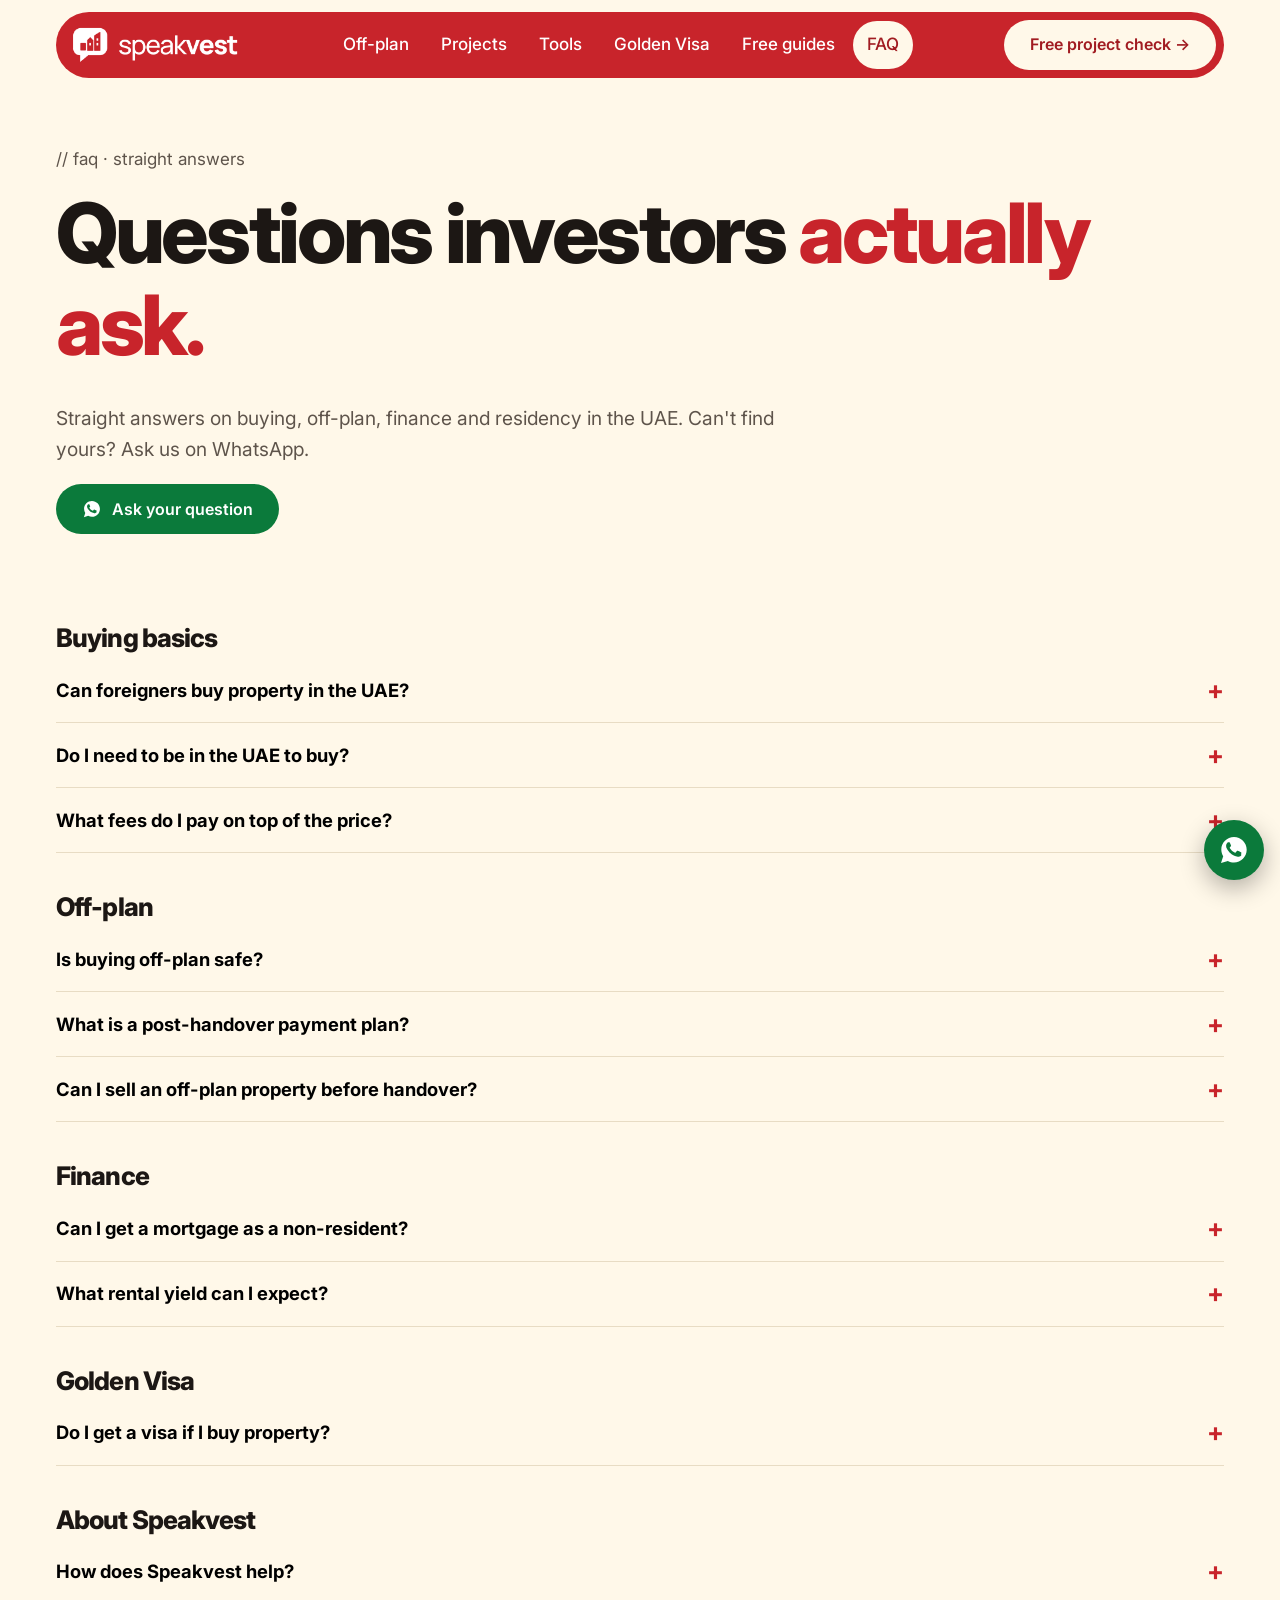
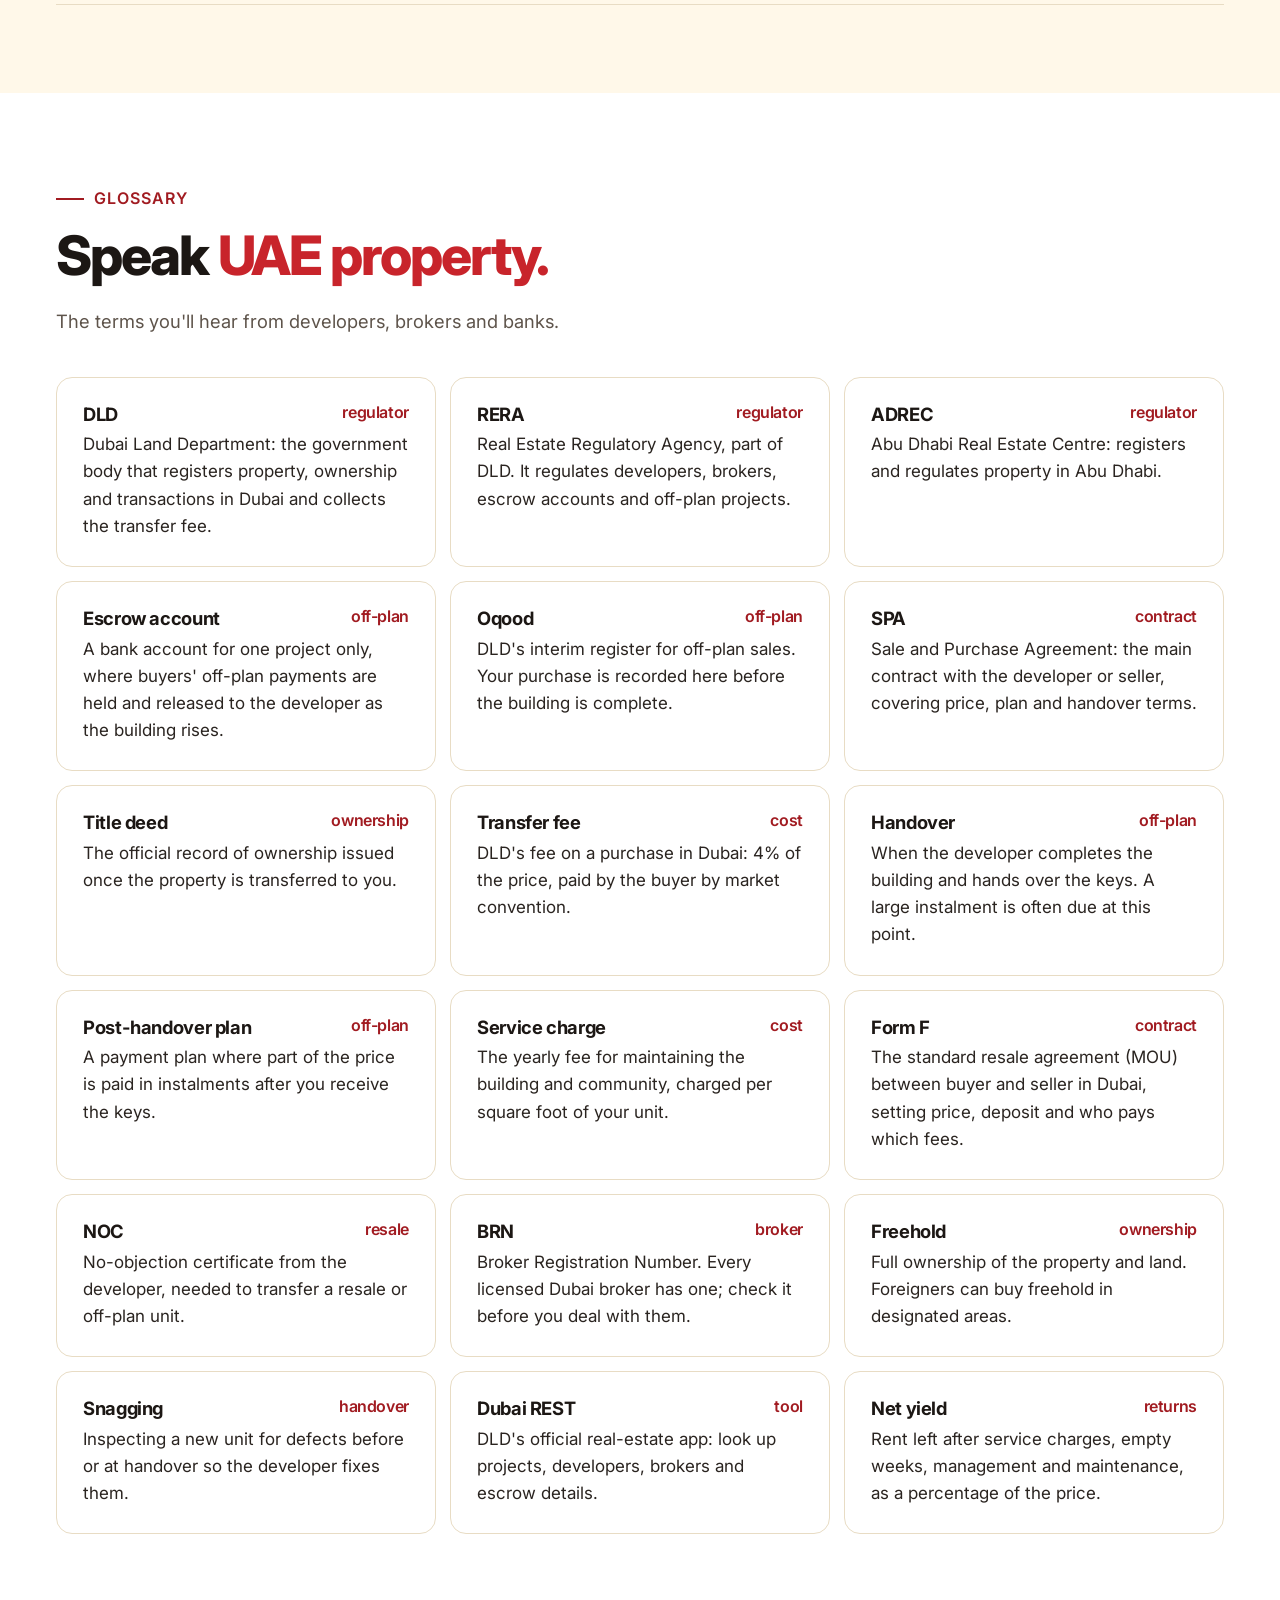
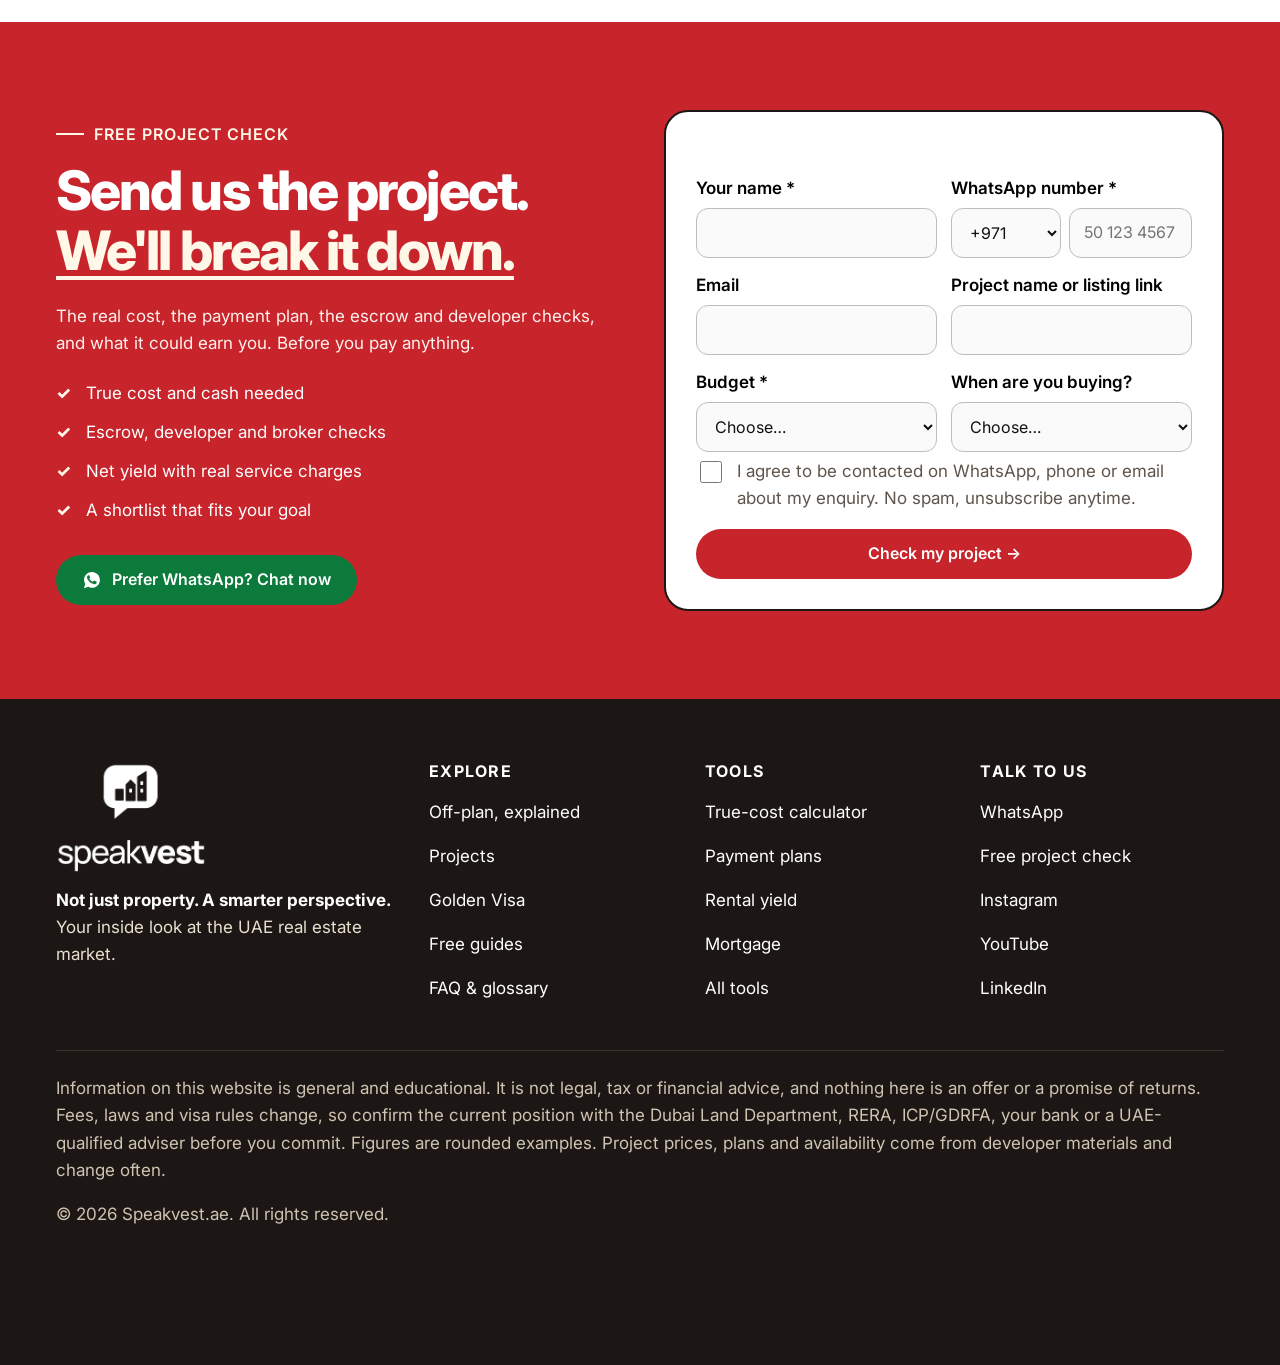
<file: faq.html>
<!doctype html>
<html lang="en">
<head>
<meta charset="utf-8">
<meta name="viewport" content="width=device-width, initial-scale=1">
<title>UAE Property FAQ for Investors | Speakvest.ae</title>
<meta name="description" content="Straight answers for UAE property investors: foreign ownership, fees, off-plan safety, mortgages, rental yield and the Golden Visa.">
<meta name="theme-color" content="#000000">
<link rel="icon" type="image/png" href="assets/img/favicon.png">
<link rel="apple-touch-icon" href="assets/img/apple-touch-icon.png">
<meta property="og:type" content="website">
<meta property="og:site_name" content="Speakvest.ae">
<meta property="og:title" content="UAE Property FAQ for Investors | Speakvest.ae">
<meta property="og:description" content="Straight answers for UAE property investors: foreign ownership, fees, off-plan safety, mortgages, rental yield and the Golden Visa.">
<meta property="og:image" content="assets/img/og-image.jpg">
<meta name="twitter:card" content="summary_large_image">
<link rel="preconnect" href="https://fonts.googleapis.com">
<link rel="preconnect" href="https://fonts.gstatic.com" crossorigin>
<link href="https://fonts.googleapis.com/css2?family=Inter:wght@400;500;600;700;800&display=swap" rel="stylesheet">
<link rel="stylesheet" href="assets/css/site.css">
</head>
<body data-wa="general">
<header id="site-header" class="site-header"></header>
<main>

<section class="page-hero"><div class="wrap">
 <div class="crumb">// faq · straight answers</div>
 <h1>Questions investors <span class="hl">actually ask.</span></h1>
 <p>Straight answers on buying, off-plan, finance and residency in the UAE. Can't find yours? Ask us on WhatsApp.</p>
 <div class="btns"><a class="btn btn-wa" data-wa-link="general" href="#"><svg viewBox="0 0 32 32" fill="currentColor" aria-hidden="true"><path d="M16 3C9 3 3.3 8.6 3.3 15.6c0 2.4.7 4.7 1.9 6.7L3 29l6.9-2.1c1.9 1 4 1.6 6.1 1.6 7 0 12.7-5.7 12.7-12.7S23 3 16 3zm7.4 17.9c-.3.9-1.8 1.7-2.5 1.8-.7.1-1.5.2-4.6-1-3.9-1.6-6.4-5.5-6.6-5.8-.2-.3-1.6-2.1-1.6-4s1-2.8 1.3-3.2c.3-.4.7-.5 1-.5h.7c.2 0 .5 0 .8.6.3.7 1 2.4 1.1 2.6.1.2.1.4 0 .6-.1.2-.2.4-.4.6l-.6.7c-.2.2-.4.4-.2.8.2.4 1 1.6 2.1 2.6 1.4 1.3 2.6 1.7 3 1.9.4.2.6.2.8-.1.2-.3 1-1.1 1.2-1.5.3-.4.5-.3.9-.2.4.1 2.3 1.1 2.7 1.3.4.2.7.3.8.5.1.1.1.9-.2 1.8z"/></svg> Ask your question</a></div>
</div></section>
<section style="padding-top:10px"><div class="wrap"><div id="faq"></div></div></section>
<section class="white" id="glossary"><div class="wrap"><div class="section-head"><div class="kicker">Glossary</div><h2>Speak <span class="hl">UAE property.</span></h2><p>The terms you'll hear from developers, brokers and banks.</p></div><div class="gloss" id="gloss"></div></div></section>
<section class="band" id="project-check"><div class="wrap"><div class="grid g2" style="align-items:center;gap:48px">
 <div><div class="kicker">Free project check</div><h2>Send us the project. <span class="hl">We'll break it down.</span></h2>
 <p>The real cost, the payment plan, the escrow and developer checks, and what it could earn you. Before you pay anything.</p>
 <ul class="check-list"><li>True cost and cash needed</li><li>Escrow, developer and broker checks</li><li>Net yield with real service charges</li><li>A shortlist that fits your goal</li></ul>
 <a class="btn btn-wa" data-wa-link="general" href="#"><svg viewBox="0 0 32 32" fill="currentColor" aria-hidden="true"><path d="M16 3C9 3 3.3 8.6 3.3 15.6c0 2.4.7 4.7 1.9 6.7L3 29l6.9-2.1c1.9 1 4 1.6 6.1 1.6 7 0 12.7-5.7 12.7-12.7S23 3 16 3zm7.4 17.9c-.3.9-1.8 1.7-2.5 1.8-.7.1-1.5.2-4.6-1-3.9-1.6-6.4-5.5-6.6-5.8-.2-.3-1.6-2.1-1.6-4s1-2.8 1.3-3.2c.3-.4.7-.5 1-.5h.7c.2 0 .5 0 .8.6.3.7 1 2.4 1.1 2.6.1.2.1.4 0 .6-.1.2-.2.4-.4.6l-.6.7c-.2.2-.4.4-.2.8.2.4 1 1.6 2.1 2.6 1.4 1.3 2.6 1.7 3 1.9.4.2.6.2.8-.1.2-.3 1-1.1 1.2-1.5.3-.4.5-.3.9-.2.4.1 2.3 1.1 2.7 1.3.4.2.7.3.8.5.1.1.1.9-.2 1.8z"/></svg> Prefer WhatsApp? Chat now</a></div>
 <div data-lead-form="project-check" data-title="Check my project" data-button="Check my project"></div>
</div></div></section>
</main>
<footer id="site-footer" class="site-footer"></footer>
<script src="assets/js/site.js"></script>
<script src="assets/js/content.js"></script>
<script src="assets/js/tools.js"></script>
<script>SV.ready.then(function(){ SV.renderFAQ(document.getElementById('faq')); SV.renderGlossary(document.getElementById('gloss')); });</script>
</body>
</html>
</file>
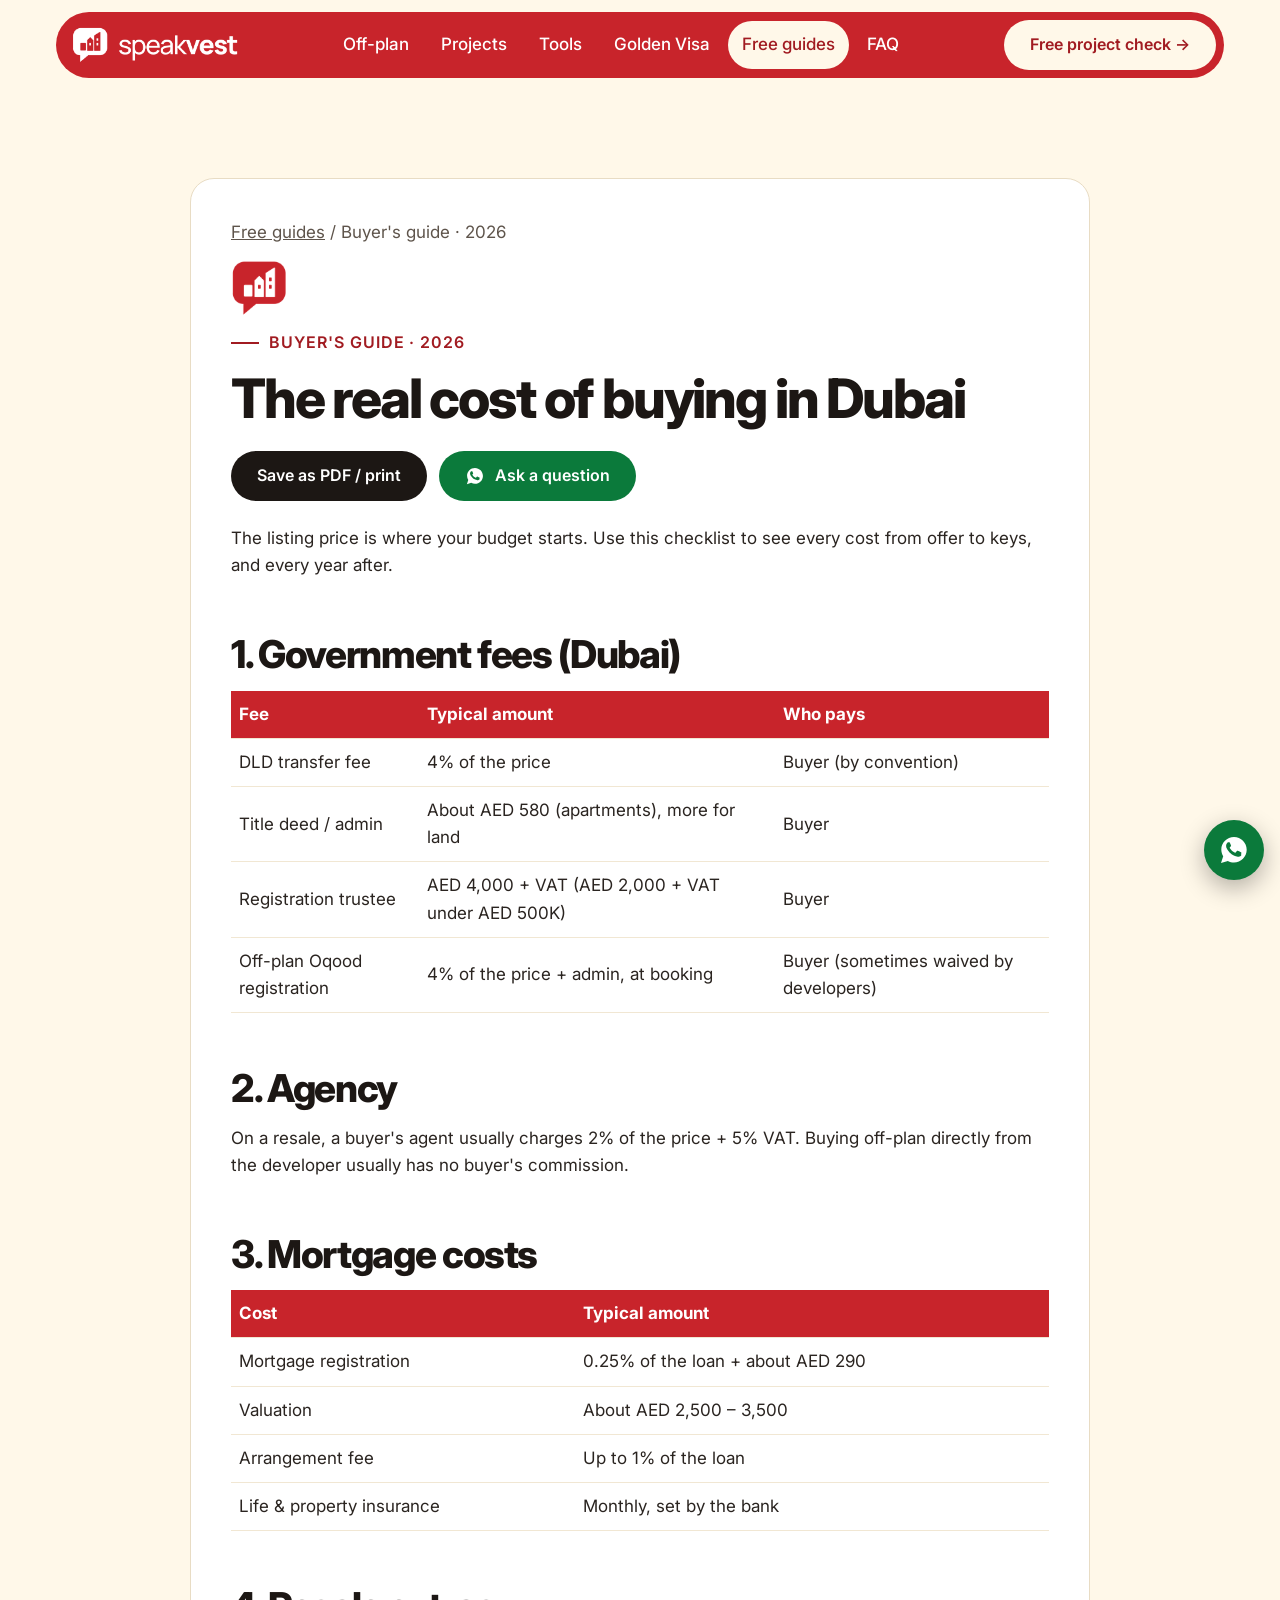
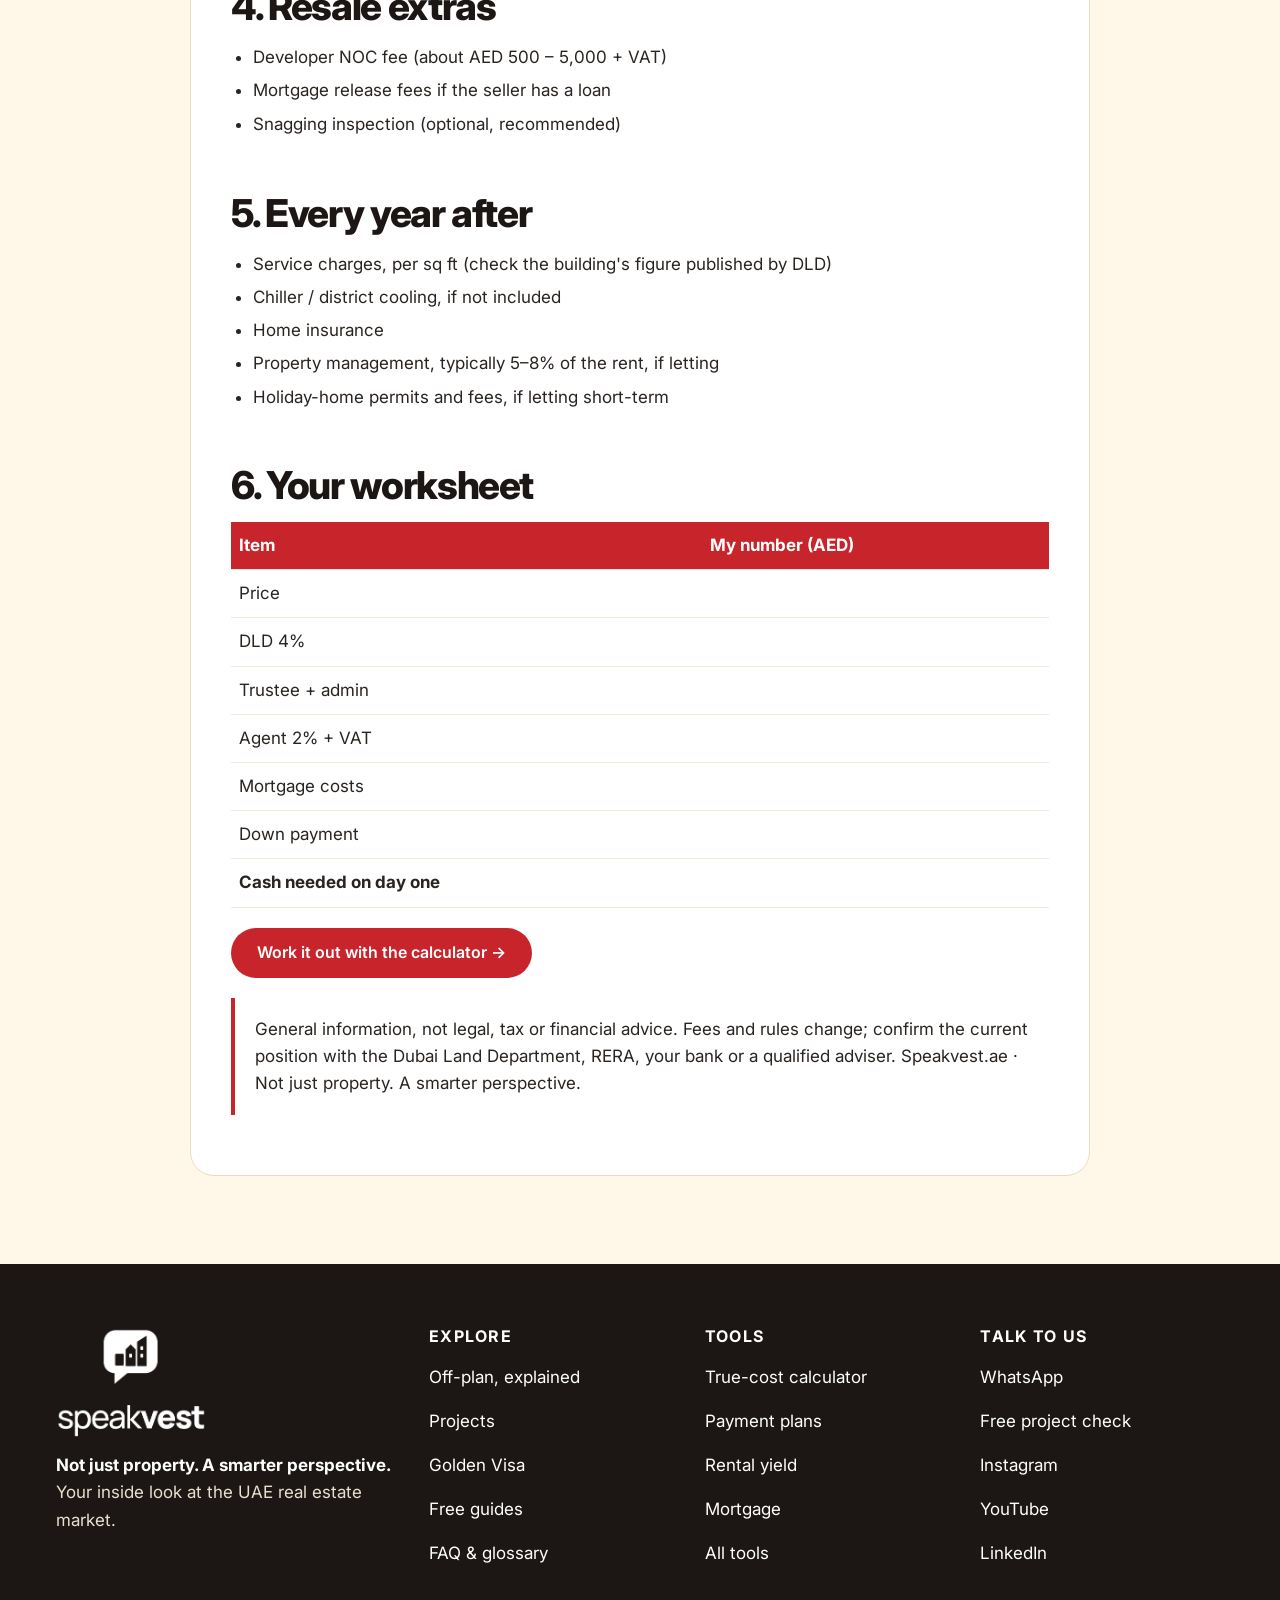
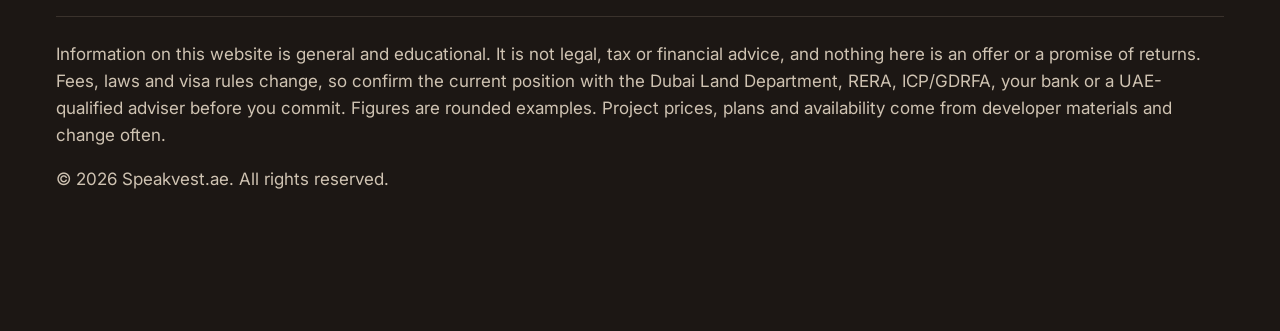
<file: guide-buying-costs.html>
<!doctype html>
<html lang="en">
<head>
<meta charset="utf-8">
<meta name="viewport" content="width=device-width, initial-scale=1">
<title>The UAE Buying Cost Checklist | Speakvest.ae</title>
<meta name="description" content="Every fee from offer to keys when buying property in Dubai, the yearly costs after, and a worksheet for your own numbers.">
<meta name="theme-color" content="#000000">
<link rel="icon" type="image/png" href="assets/img/favicon.png">
<link rel="apple-touch-icon" href="assets/img/apple-touch-icon.png">
<meta property="og:type" content="website">
<meta property="og:site_name" content="Speakvest.ae">
<meta property="og:title" content="The UAE Buying Cost Checklist | Speakvest.ae">
<meta property="og:description" content="Every fee from offer to keys when buying property in Dubai, the yearly costs after, and a worksheet for your own numbers.">
<meta property="og:image" content="assets/img/og-image.jpg">
<meta name="twitter:card" content="summary_large_image">
<link rel="preconnect" href="https://fonts.googleapis.com">
<link rel="preconnect" href="https://fonts.gstatic.com" crossorigin>
<link href="https://fonts.googleapis.com/css2?family=Inter:wght@400;500;600;700;800&display=swap" rel="stylesheet">
<link rel="stylesheet" href="assets/css/site.css">
<style>@media print{.site-header,.site-footer,.wa-float,.mbar,.no-print{display:none!important}body{background:#fff;font-size:12pt}section{padding:20px 0}.guide-doc{border:0!important;box-shadow:none!important}}.guide-doc{background:#fff;border:1px solid var(--line);border-radius:24px;padding:40px;max-width:900px;margin:0 auto}.guide-doc table{width:100%;border-collapse:collapse;margin:12px 0 20px}.guide-doc td,.guide-doc th{border-bottom:1px solid var(--grey);padding:10px 8px;text-align:left}.guide-doc th{background:var(--brand);color:#fff}.guide-doc td,.guide-doc th{overflow-wrap:anywhere}@media(max-width:640px){.guide-doc{padding:22px}}</style>
</head>
<body data-wa="guide">
<header id="site-header" class="site-header"></header>
<main>
<section><div class="wrap"><article class="guide-doc prose">
 <div class="crumb no-print"><a href="guides.html">Free guides</a> / Buyer's guide · 2026</div>
 <img src="assets/img/logo-mark-red.png" width="56" height="56" alt="Speakvest">
 <div class="kicker" style="margin-top:14px">Buyer's guide · 2026</div><h1 style="font-size:clamp(2.2rem,5vw,3.4rem)">The real cost of buying in Dubai</h1>
 <div class="btns no-print" style="margin:10px 0 24px"><button class="btn btn-black" onclick="window.print()">Save as PDF / print</button><a class="btn btn-wa" data-wa-link="guide" data-guide="The UAE Buying Cost Checklist" href="#"><svg viewBox="0 0 32 32" fill="currentColor" aria-hidden="true"><path d="M16 3C9 3 3.3 8.6 3.3 15.6c0 2.4.7 4.7 1.9 6.7L3 29l6.9-2.1c1.9 1 4 1.6 6.1 1.6 7 0 12.7-5.7 12.7-12.7S23 3 16 3zm7.4 17.9c-.3.9-1.8 1.7-2.5 1.8-.7.1-1.5.2-4.6-1-3.9-1.6-6.4-5.5-6.6-5.8-.2-.3-1.6-2.1-1.6-4s1-2.8 1.3-3.2c.3-.4.7-.5 1-.5h.7c.2 0 .5 0 .8.6.3.7 1 2.4 1.1 2.6.1.2.1.4 0 .6-.1.2-.2.4-.4.6l-.6.7c-.2.2-.4.4-.2.8.2.4 1 1.6 2.1 2.6 1.4 1.3 2.6 1.7 3 1.9.4.2.6.2.8-.1.2-.3 1-1.1 1.2-1.5.3-.4.5-.3.9-.2.4.1 2.3 1.1 2.7 1.3.4.2.7.3.8.5.1.1.1.9-.2 1.8z"/></svg> Ask a question</a></div>
 
<p>The listing price is where your budget starts. Use this checklist to see every cost from offer to keys, and every year after.</p>
<h2>1. Government fees (Dubai)</h2>
<table><tr><th>Fee</th><th>Typical amount</th><th>Who pays</th></tr>
<tr><td>DLD transfer fee</td><td>4% of the price</td><td>Buyer (by convention)</td></tr>
<tr><td>Title deed / admin</td><td>About AED 580 (apartments), more for land</td><td>Buyer</td></tr>
<tr><td>Registration trustee</td><td>AED 4,000 + VAT (AED 2,000 + VAT under AED 500K)</td><td>Buyer</td></tr>
<tr><td>Off-plan Oqood registration</td><td>4% of the price + admin, at booking</td><td>Buyer (sometimes waived by developers)</td></tr></table>
<h2>2. Agency</h2><p>On a resale, a buyer's agent usually charges 2% of the price + 5% VAT. Buying off-plan directly from the developer usually has no buyer's commission.</p>
<h2>3. Mortgage costs</h2>
<table><tr><th>Cost</th><th>Typical amount</th></tr><tr><td>Mortgage registration</td><td>0.25% of the loan + about AED 290</td></tr><tr><td>Valuation</td><td>About AED 2,500 – 3,500</td></tr><tr><td>Arrangement fee</td><td>Up to 1% of the loan</td></tr><tr><td>Life & property insurance</td><td>Monthly, set by the bank</td></tr></table>
<h2>4. Resale extras</h2><ul><li>Developer NOC fee (about AED 500 – 5,000 + VAT)</li><li>Mortgage release fees if the seller has a loan</li><li>Snagging inspection (optional, recommended)</li></ul>
<h2>5. Every year after</h2><ul><li>Service charges, per sq ft (check the building's figure published by DLD)</li><li>Chiller / district cooling, if not included</li><li>Home insurance</li><li>Property management, typically 5–8% of the rent, if letting</li><li>Holiday-home permits and fees, if letting short-term</li></ul>
<h2>6. Your worksheet</h2>
<table><tr><th>Item</th><th>My number (AED)</th></tr><tr><td>Price</td><td></td></tr><tr><td>DLD 4%</td><td></td></tr><tr><td>Trustee + admin</td><td></td></tr><tr><td>Agent 2% + VAT</td><td></td></tr><tr><td>Mortgage costs</td><td></td></tr><tr><td>Down payment</td><td></td></tr><tr><td><b>Cash needed on day one</b></td><td></td></tr></table>
<p class="no-print"><a class="btn btn-brand" href="tools.html#true-cost">Work it out with the calculator →</a></p>
 <div class="callout">General information, not legal, tax or financial advice. Fees and rules change; confirm the current position with the Dubai Land Department, RERA, your bank or a qualified adviser. Speakvest.ae · Not just property. A smarter perspective.</div>
</article></div></section>
</main>
<footer id="site-footer" class="site-footer"></footer>
<script src="assets/js/site.js"></script>
<script src="assets/js/content.js"></script>
<script src="assets/js/tools.js"></script>

</body>
</html>
</file>
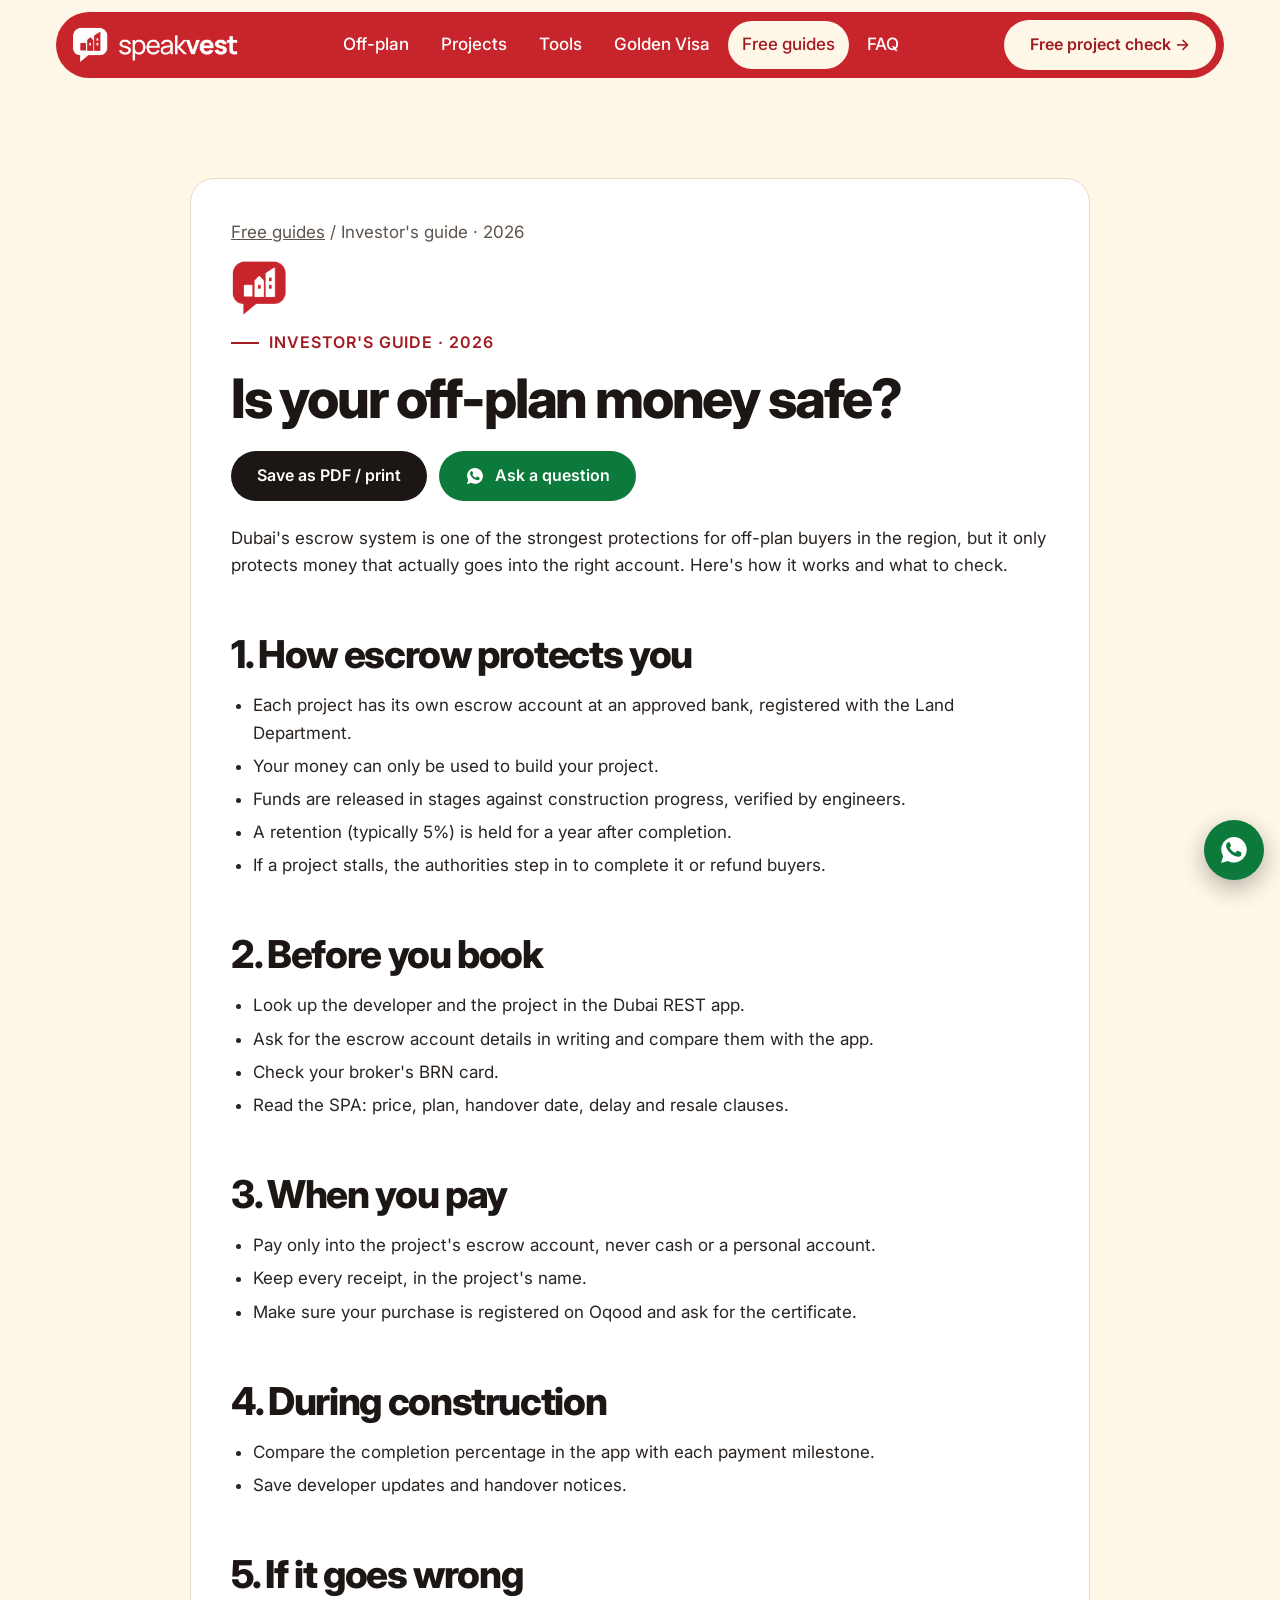
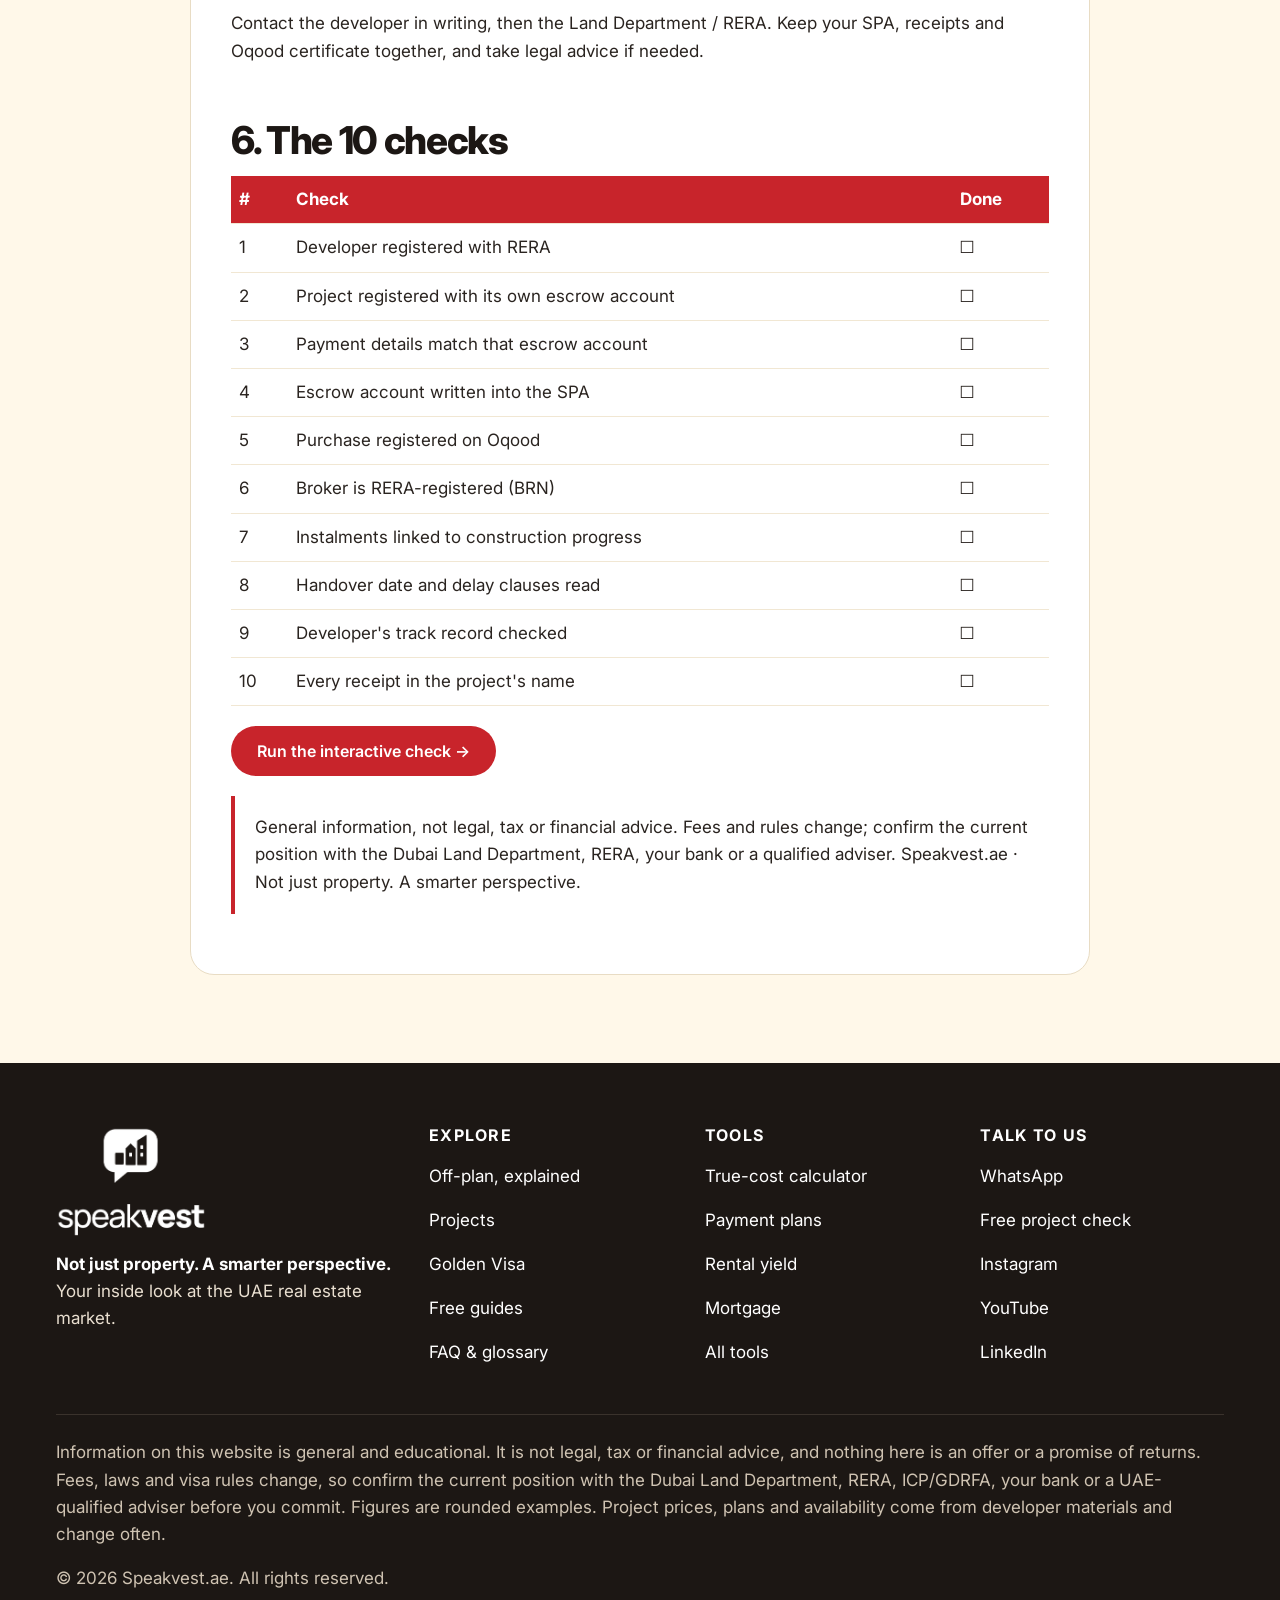
<file: guide-off-plan-safety.html>
<!doctype html>
<html lang="en">
<head>
<meta charset="utf-8">
<meta name="viewport" content="width=device-width, initial-scale=1">
<title>Off-Plan Safety Checklist | Speakvest.ae</title>
<meta name="description" content="How Dubai escrow protects off-plan buyers, what happens if a project stalls, and the 10 checks to make before you pay.">
<meta name="theme-color" content="#000000">
<link rel="icon" type="image/png" href="assets/img/favicon.png">
<link rel="apple-touch-icon" href="assets/img/apple-touch-icon.png">
<meta property="og:type" content="website">
<meta property="og:site_name" content="Speakvest.ae">
<meta property="og:title" content="Off-Plan Safety Checklist | Speakvest.ae">
<meta property="og:description" content="How Dubai escrow protects off-plan buyers, what happens if a project stalls, and the 10 checks to make before you pay.">
<meta property="og:image" content="assets/img/og-image.jpg">
<meta name="twitter:card" content="summary_large_image">
<link rel="preconnect" href="https://fonts.googleapis.com">
<link rel="preconnect" href="https://fonts.gstatic.com" crossorigin>
<link href="https://fonts.googleapis.com/css2?family=Inter:wght@400;500;600;700;800&display=swap" rel="stylesheet">
<link rel="stylesheet" href="assets/css/site.css">
<style>@media print{.site-header,.site-footer,.wa-float,.mbar,.no-print{display:none!important}body{background:#fff;font-size:12pt}section{padding:20px 0}.guide-doc{border:0!important;box-shadow:none!important}}.guide-doc{background:#fff;border:1px solid var(--line);border-radius:24px;padding:40px;max-width:900px;margin:0 auto}.guide-doc table{width:100%;border-collapse:collapse;margin:12px 0 20px}.guide-doc td,.guide-doc th{border-bottom:1px solid var(--grey);padding:10px 8px;text-align:left}.guide-doc th{background:var(--brand);color:#fff}.guide-doc td,.guide-doc th{overflow-wrap:anywhere}@media(max-width:640px){.guide-doc{padding:22px}}</style>
</head>
<body data-wa="guide">
<header id="site-header" class="site-header"></header>
<main>
<section><div class="wrap"><article class="guide-doc prose">
 <div class="crumb no-print"><a href="guides.html">Free guides</a> / Investor's guide · 2026</div>
 <img src="assets/img/logo-mark-red.png" width="56" height="56" alt="Speakvest">
 <div class="kicker" style="margin-top:14px">Investor's guide · 2026</div><h1 style="font-size:clamp(2.2rem,5vw,3.4rem)">Is your off-plan money safe?</h1>
 <div class="btns no-print" style="margin:10px 0 24px"><button class="btn btn-black" onclick="window.print()">Save as PDF / print</button><a class="btn btn-wa" data-wa-link="guide" data-guide="Off-Plan Safety Checklist" href="#"><svg viewBox="0 0 32 32" fill="currentColor" aria-hidden="true"><path d="M16 3C9 3 3.3 8.6 3.3 15.6c0 2.4.7 4.7 1.9 6.7L3 29l6.9-2.1c1.9 1 4 1.6 6.1 1.6 7 0 12.7-5.7 12.7-12.7S23 3 16 3zm7.4 17.9c-.3.9-1.8 1.7-2.5 1.8-.7.1-1.5.2-4.6-1-3.9-1.6-6.4-5.5-6.6-5.8-.2-.3-1.6-2.1-1.6-4s1-2.8 1.3-3.2c.3-.4.7-.5 1-.5h.7c.2 0 .5 0 .8.6.3.7 1 2.4 1.1 2.6.1.2.1.4 0 .6-.1.2-.2.4-.4.6l-.6.7c-.2.2-.4.4-.2.8.2.4 1 1.6 2.1 2.6 1.4 1.3 2.6 1.7 3 1.9.4.2.6.2.8-.1.2-.3 1-1.1 1.2-1.5.3-.4.5-.3.9-.2.4.1 2.3 1.1 2.7 1.3.4.2.7.3.8.5.1.1.1.9-.2 1.8z"/></svg> Ask a question</a></div>
 
<p>Dubai's escrow system is one of the strongest protections for off-plan buyers in the region, but it only protects money that actually goes into the right account. Here's how it works and what to check.</p>
<h2>1. How escrow protects you</h2><ul><li>Each project has its own escrow account at an approved bank, registered with the Land Department.</li><li>Your money can only be used to build your project.</li><li>Funds are released in stages against construction progress, verified by engineers.</li><li>A retention (typically 5%) is held for a year after completion.</li><li>If a project stalls, the authorities step in to complete it or refund buyers.</li></ul>
<h2>2. Before you book</h2><ul><li>Look up the developer and the project in the Dubai REST app.</li><li>Ask for the escrow account details in writing and compare them with the app.</li><li>Check your broker's BRN card.</li><li>Read the SPA: price, plan, handover date, delay and resale clauses.</li></ul>
<h2>3. When you pay</h2><ul><li>Pay only into the project's escrow account, never cash or a personal account.</li><li>Keep every receipt, in the project's name.</li><li>Make sure your purchase is registered on Oqood and ask for the certificate.</li></ul>
<h2>4. During construction</h2><ul><li>Compare the completion percentage in the app with each payment milestone.</li><li>Save developer updates and handover notices.</li></ul>
<h2>5. If it goes wrong</h2><p>Contact the developer in writing, then the Land Department / RERA. Keep your SPA, receipts and Oqood certificate together, and take legal advice if needed.</p>
<h2>6. The 10 checks</h2>
<table><tr><th>#</th><th>Check</th><th>Done</th></tr>
<tr><td>1</td><td>Developer registered with RERA</td><td>☐</td></tr><tr><td>2</td><td>Project registered with its own escrow account</td><td>☐</td></tr><tr><td>3</td><td>Payment details match that escrow account</td><td>☐</td></tr><tr><td>4</td><td>Escrow account written into the SPA</td><td>☐</td></tr><tr><td>5</td><td>Purchase registered on Oqood</td><td>☐</td></tr><tr><td>6</td><td>Broker is RERA-registered (BRN)</td><td>☐</td></tr><tr><td>7</td><td>Instalments linked to construction progress</td><td>☐</td></tr><tr><td>8</td><td>Handover date and delay clauses read</td><td>☐</td></tr><tr><td>9</td><td>Developer's track record checked</td><td>☐</td></tr><tr><td>10</td><td>Every receipt in the project's name</td><td>☐</td></tr></table>
<p class="no-print"><a class="btn btn-brand" href="tools.html#safety-check">Run the interactive check →</a></p>
 <div class="callout">General information, not legal, tax or financial advice. Fees and rules change; confirm the current position with the Dubai Land Department, RERA, your bank or a qualified adviser. Speakvest.ae · Not just property. A smarter perspective.</div>
</article></div></section>
</main>
<footer id="site-footer" class="site-footer"></footer>
<script src="assets/js/site.js"></script>
<script src="assets/js/content.js"></script>
<script src="assets/js/tools.js"></script>

</body>
</html>
</file>
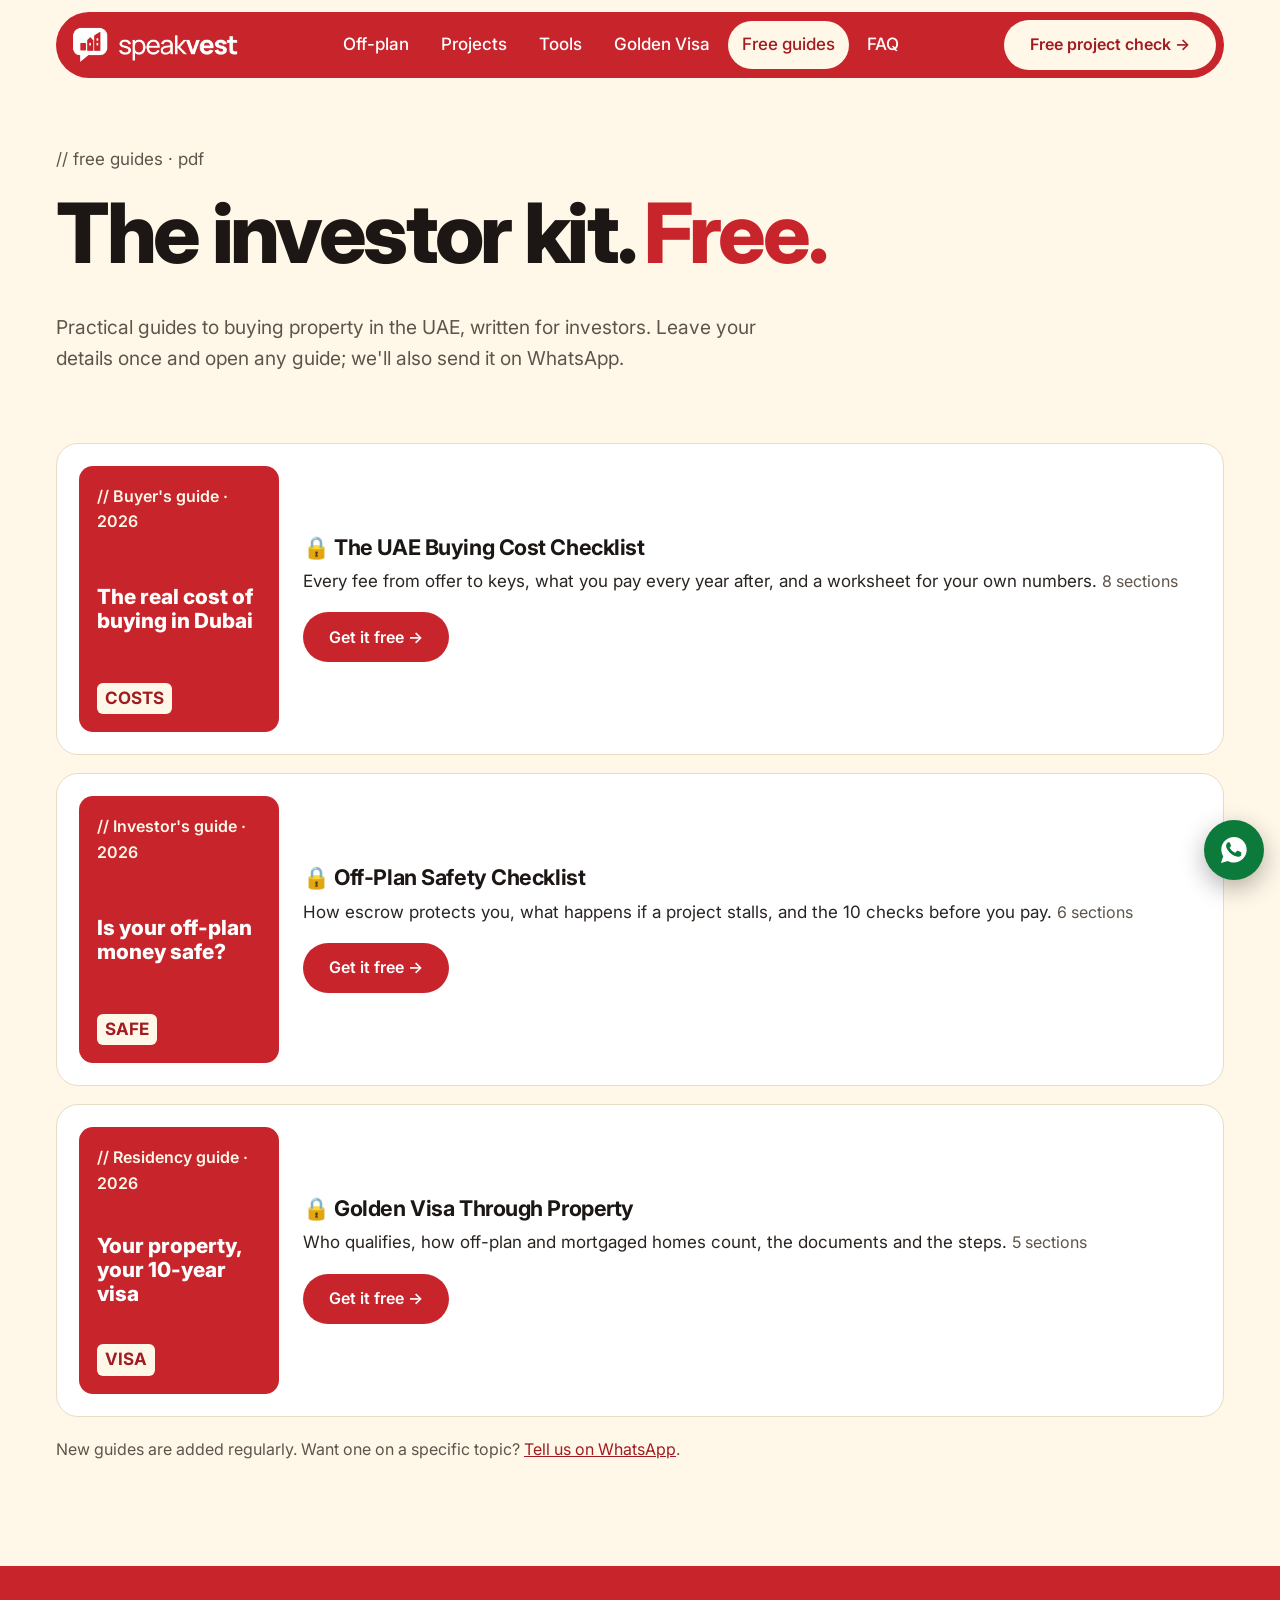
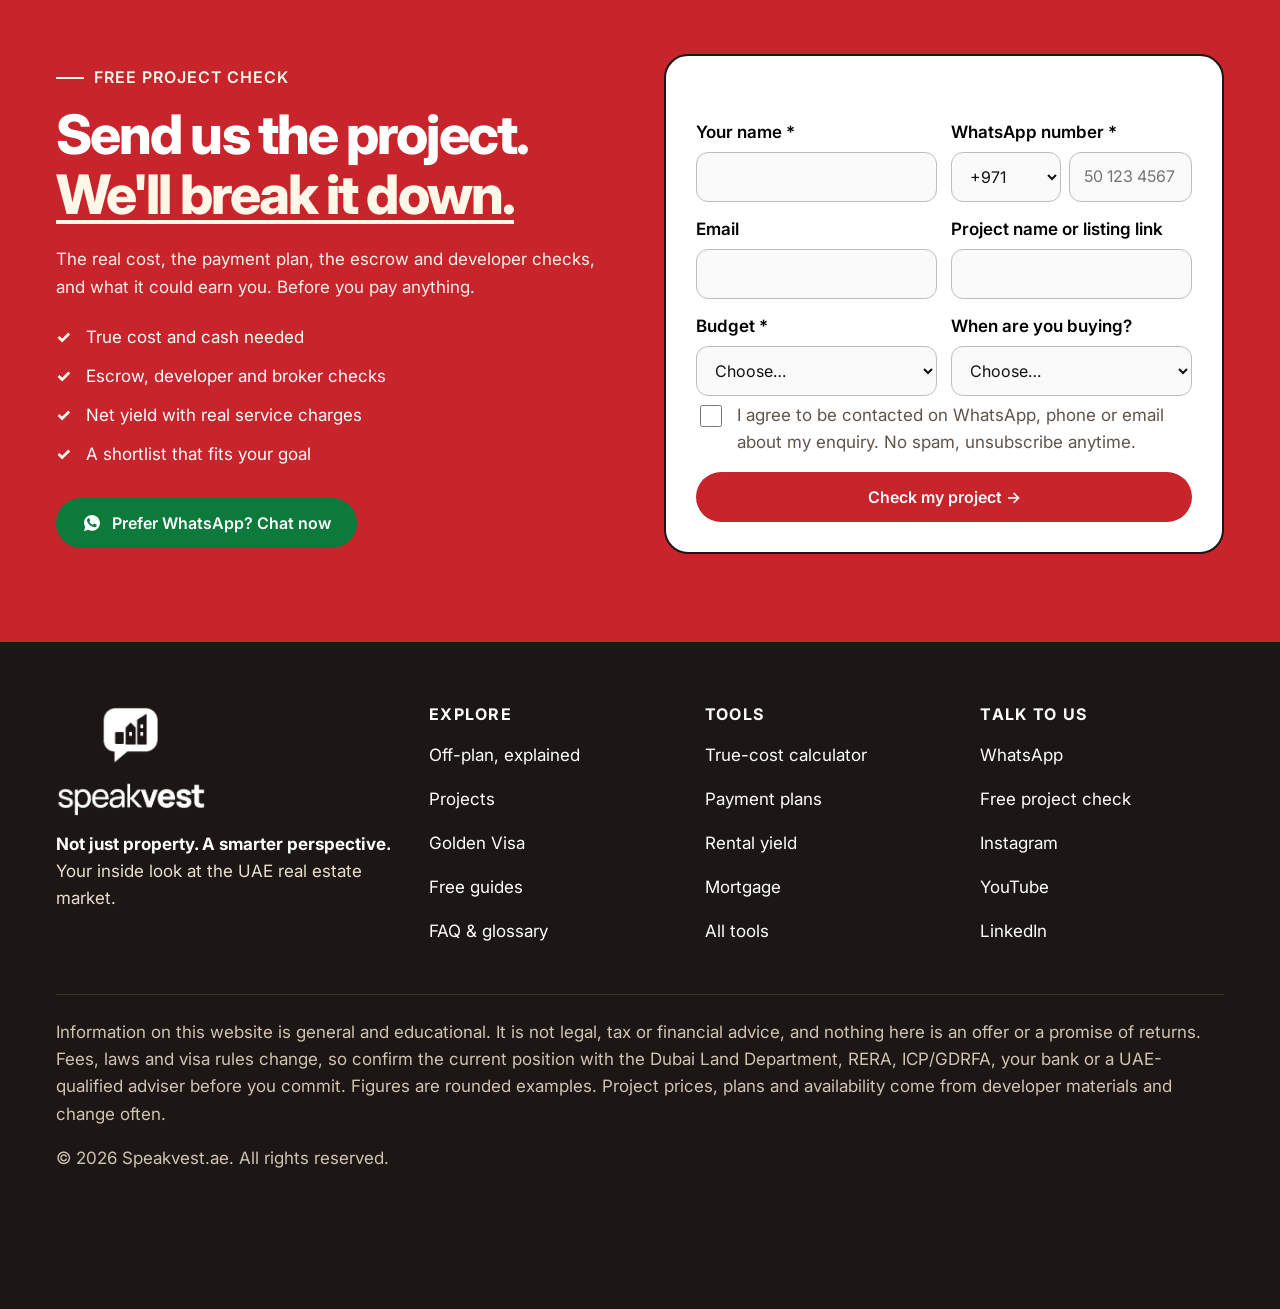
<file: guides.html>
<!doctype html>
<html lang="en">
<head>
<meta charset="utf-8">
<meta name="viewport" content="width=device-width, initial-scale=1">
<title>Free UAE Property Investor Guides | Speakvest.ae</title>
<meta name="description" content="Free guides for UAE property investors: the full cost of buying, off-plan safety and escrow, and the Golden Visa through property.">
<meta name="theme-color" content="#000000">
<link rel="icon" type="image/png" href="assets/img/favicon.png">
<link rel="apple-touch-icon" href="assets/img/apple-touch-icon.png">
<meta property="og:type" content="website">
<meta property="og:site_name" content="Speakvest.ae">
<meta property="og:title" content="Free UAE Property Investor Guides | Speakvest.ae">
<meta property="og:description" content="Free guides for UAE property investors: the full cost of buying, off-plan safety and escrow, and the Golden Visa through property.">
<meta property="og:image" content="assets/img/og-image.jpg">
<meta name="twitter:card" content="summary_large_image">
<link rel="preconnect" href="https://fonts.googleapis.com">
<link rel="preconnect" href="https://fonts.gstatic.com" crossorigin>
<link href="https://fonts.googleapis.com/css2?family=Inter:wght@400;500;600;700;800&display=swap" rel="stylesheet">
<link rel="stylesheet" href="assets/css/site.css">
</head>
<body data-wa="general">
<header id="site-header" class="site-header"></header>
<main>

<section class="page-hero"><div class="wrap">
 <div class="crumb">// free guides · pdf</div>
 <h1>The investor kit. <span class="hl">Free.</span></h1>
 <p>Practical guides to buying property in the UAE, written for investors. Leave your details once and open any guide; we'll also send it on WhatsApp.</p>
</div></section>
<section style="padding-top:10px"><div class="wrap"><div class="grid" id="guides" style="gap:18px"></div>
<p class="note" style="margin-top:20px">New guides are added regularly. Want one on a specific topic? <a href="#" data-wa-link="general">Tell us on WhatsApp</a>.</p></div></section>
<section class="band" id="project-check"><div class="wrap"><div class="grid g2" style="align-items:center;gap:48px">
 <div><div class="kicker">Free project check</div><h2>Send us the project. <span class="hl">We'll break it down.</span></h2>
 <p>The real cost, the payment plan, the escrow and developer checks, and what it could earn you. Before you pay anything.</p>
 <ul class="check-list"><li>True cost and cash needed</li><li>Escrow, developer and broker checks</li><li>Net yield with real service charges</li><li>A shortlist that fits your goal</li></ul>
 <a class="btn btn-wa" data-wa-link="general" href="#"><svg viewBox="0 0 32 32" fill="currentColor" aria-hidden="true"><path d="M16 3C9 3 3.3 8.6 3.3 15.6c0 2.4.7 4.7 1.9 6.7L3 29l6.9-2.1c1.9 1 4 1.6 6.1 1.6 7 0 12.7-5.7 12.7-12.7S23 3 16 3zm7.4 17.9c-.3.9-1.8 1.7-2.5 1.8-.7.1-1.5.2-4.6-1-3.9-1.6-6.4-5.5-6.6-5.8-.2-.3-1.6-2.1-1.6-4s1-2.8 1.3-3.2c.3-.4.7-.5 1-.5h.7c.2 0 .5 0 .8.6.3.7 1 2.4 1.1 2.6.1.2.1.4 0 .6-.1.2-.2.4-.4.6l-.6.7c-.2.2-.4.4-.2.8.2.4 1 1.6 2.1 2.6 1.4 1.3 2.6 1.7 3 1.9.4.2.6.2.8-.1.2-.3 1-1.1 1.2-1.5.3-.4.5-.3.9-.2.4.1 2.3 1.1 2.7 1.3.4.2.7.3.8.5.1.1.1.9-.2 1.8z"/></svg> Prefer WhatsApp? Chat now</a></div>
 <div data-lead-form="project-check" data-title="Check my project" data-button="Check my project"></div>
</div></div></section>
</main>
<footer id="site-footer" class="site-footer"></footer>
<script src="assets/js/site.js"></script>
<script src="assets/js/content.js"></script>
<script src="assets/js/tools.js"></script>
<script>SV.ready.then(function(){ SV.renderGuides(document.getElementById('guides')); });</script>
</body>
</html>
</file>
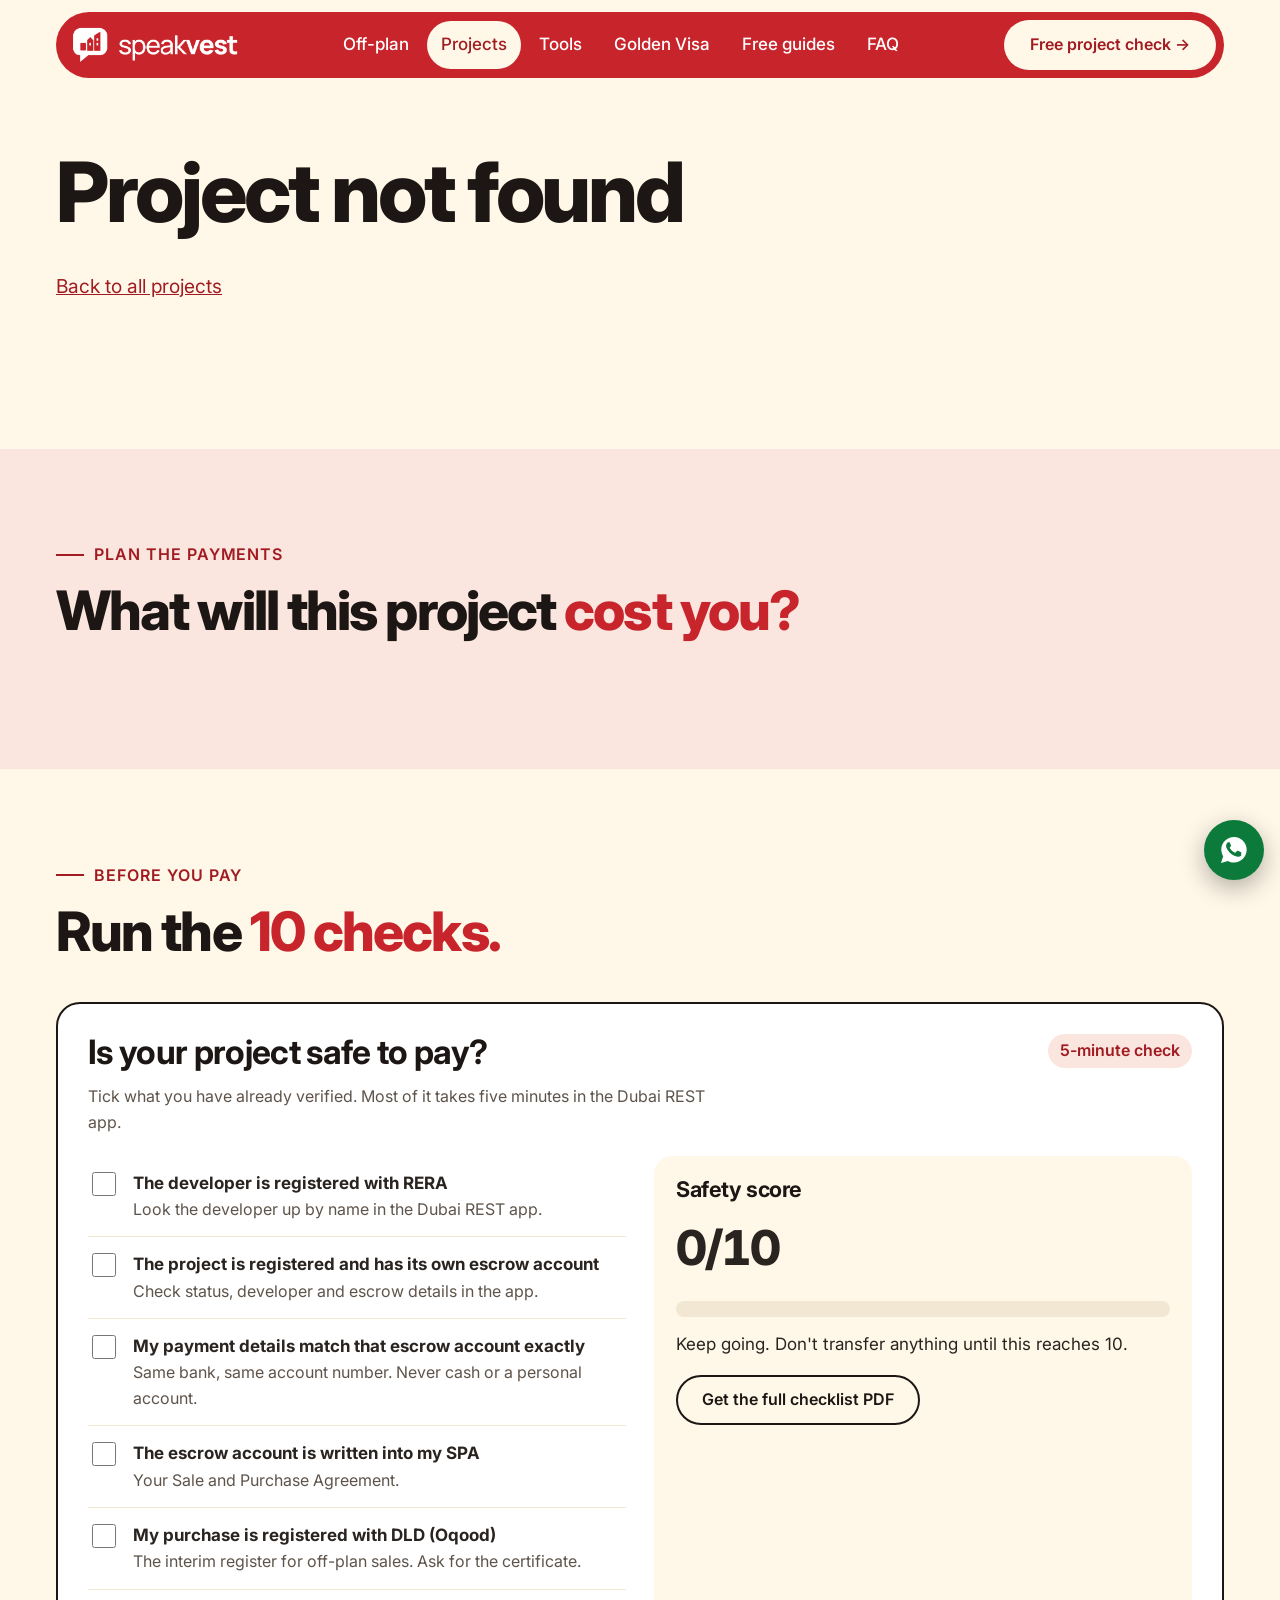
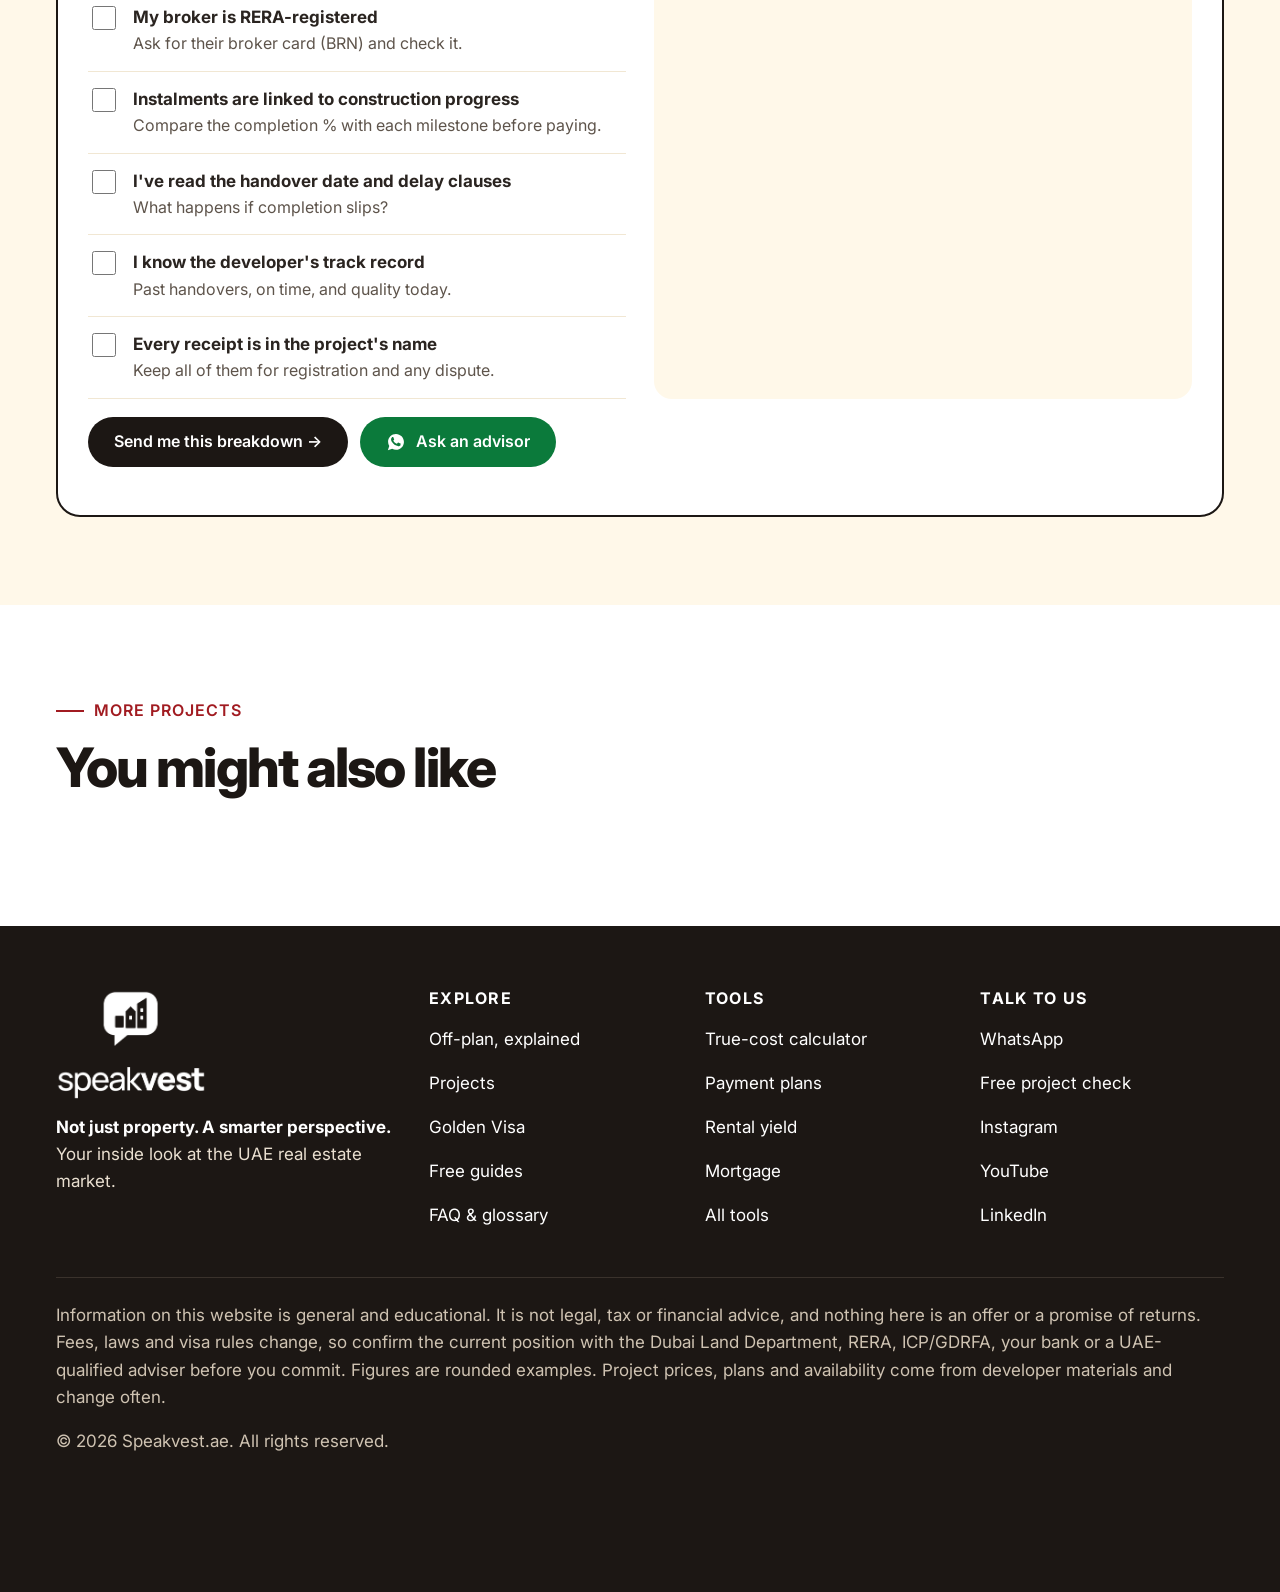
<file: project.html>
<!doctype html>
<html lang="en">
<head>
<meta charset="utf-8">
<meta name="viewport" content="width=device-width, initial-scale=1">
<title>Project | Speakvest.ae</title>
<meta name="description" content="Off-plan project details: price, payment plan, handover and checks.">
<meta name="theme-color" content="#000000">
<link rel="icon" type="image/png" href="assets/img/favicon.png">
<link rel="apple-touch-icon" href="assets/img/apple-touch-icon.png">
<meta property="og:type" content="website">
<meta property="og:site_name" content="Speakvest.ae">
<meta property="og:title" content="Project | Speakvest.ae">
<meta property="og:description" content="Off-plan project details: price, payment plan, handover and checks.">
<meta property="og:image" content="assets/img/og-image.jpg">
<meta name="twitter:card" content="summary_large_image">
<link rel="preconnect" href="https://fonts.googleapis.com">
<link rel="preconnect" href="https://fonts.gstatic.com" crossorigin>
<link href="https://fonts.googleapis.com/css2?family=Inter:wght@400;500;600;700;800&display=swap" rel="stylesheet">
<link rel="stylesheet" href="assets/css/site.css">
</head>
<body data-wa="project">
<header id="site-header" class="site-header"></header>
<main>

<section class="page-hero" style="padding-bottom:20px"><div class="wrap" id="pd">
 <p class="note">Loading project…</p>
</div></section>
<section style="padding-top:20px"><div class="wrap grid g2" style="gap:40px;align-items:start">
 <div id="pd-body"></div>
 <div id="pd-form" data-lead-form="project" data-manual="1"></div>
</div></section>
<section class="tint"><div class="wrap"><div class="section-head"><div class="kicker">Plan the payments</div><h2>What will this project <span class="hl">cost you?</span></h2></div><div id="pd-tool"></div></div></section>
<section><div class="wrap"><div class="section-head"><div class="kicker">Before you pay</div><h2>Run the <span class="hl">10 checks.</span></h2></div><div data-tool="safety-check"></div></div></section>
<section class="white"><div class="wrap"><div class="section-head"><div class="kicker">More projects</div><h2>You might also like</h2></div><div class="grid g3" id="more"></div></div></section>

</main>
<footer id="site-footer" class="site-footer"></footer>
<script src="assets/js/site.js"></script>
<script src="assets/js/content.js"></script>
<script src="assets/js/tools.js"></script>
<script>
SV.ready.then(function(){ SV.projects().then(function(all){
  var slug=new URLSearchParams(location.search).get('p')||location.hash.slice(1), p=all.filter(function(x){return x.slug===slug})[0], E=SV.esc;
  if(!p){ document.getElementById('pd').innerHTML='<h1>Project not found</h1><p><a href="projects.html">Back to all projects</a></p>'; return; }
  document.title = p.name+' by '+p.developer+' | Speakvest.ae';
  var md=document.querySelector('meta[name=description]'); if(md) md.content=p.name+' in '+p.area+', '+p.emirate+' by '+p.developer+'. '+(p.priceFrom?'From '+SV.aed(p.priceFrom)+'. ':'')+'Payment plan, handover and checks.';
  var wa=SV.wa('project',{project:p.name,code:p.slug.toUpperCase()});
  var gal=[p.image].concat(p.gallery||[]);
  document.getElementById('pd').innerHTML='<div class="crumb"><a href="projects.html">Projects</a> / '+E(p.area)+'</div>'+
   '<span class="p-dev">'+E(p.developer)+'</span><h1 style="font-size:clamp(2.2rem,5vw,3.8rem)">'+E(p.name)+'</h1>'+
   '<p>📍 '+E(p.area)+', '+E(p.emirate)+' · '+E(p.types)+'</p>'+
   '<div class="gallery"><img src="'+E(gal[0])+'" alt="'+E(p.name)+'" width="1200" height="750" fetchpriority="high">'+(gal.length>1?'<div class="side">'+gal.slice(1,3).map(function(g){return '<img src="'+E(g)+'" alt="'+E(p.name)+' render" loading="lazy" width="600" height="375">'}).join('')+'</div>':'')+'</div>'+
   '<div class="facts" style="margin-top:20px"><div><span>Starting from</span><b>'+(p.priceFrom?SV.aed(p.priceFrom):'On request')+'</b></div><div><span>Payment plan</span><b>'+E(SV.planShort(p.paymentPlan))+'</b></div><div><span>Handover</span><b>'+E(p.handover||'TBC')+'</b></div><div><span>Golden Visa</span><b>'+(p.priceFrom>=2e6?'Eligible on value ✓':'From AED 2M units')+'</b></div></div>';
  document.getElementById('pd-body').innerHTML='<div class="kicker">About the project</div><p style="font-size:1.15rem">'+E(p.description||'Ask us for the full brochure, floor plans and availability.')+'</p>'+
   (p.units?'<h3>Homes</h3><p>'+E(p.units)+'</p>':'')+
   (p.paymentPlan?'<h3>Payment plan</h3><p>'+E(p.paymentPlan)+'</p>':'')+
   (p.amenities&&p.amenities.length?'<h3>Highlights</h3><div class="chips">'+p.amenities.map(function(a){return '<span>'+E(a)+'</span>'}).join('')+'</div>':'')+
   '<div class="btns" style="margin-top:24px"><a class="btn btn-wa" target="_blank" rel="noopener" href="'+wa+'">'+SV.WA_ICON+' Get the brochure on WhatsApp</a></div>'+
   '<p class="note" style="margin-top:18px">Prices, plans and availability come from developer materials and change often. We confirm the latest figures when you enquire.</p>';
  SV.leadForm(document.getElementById('pd-form'),{type:'project: '+p.name,title:'Get the price list & floor plans',sub:'For '+p.name+'. We reply on WhatsApp, usually within the hour.',project:p.name,button:'Send me the details'});
  var t=document.getElementById('pd-tool'); SV.renderTool(t,'payment-plan');
  if(p.priceFrom){ var r=t.querySelector('#pp-price'); r.value=Math.min(15000000,p.priceFrom); }
  var m=String(p.paymentPlan||'').match(/^(\d+)\/(\d+)/); if(m){ var a=+m[1], b=+m[2]; t.querySelector('#pp-down').value=Math.min(20,a); t.querySelector('#pp-build').value=a-Math.min(20,a); t.querySelector('#pp-hand').value=b; t.querySelector('#pp-post').value=0; }
  t.querySelector('.tool-body').dispatchEvent(new Event('input',{bubbles:true}));
  document.getElementById('more').innerHTML=all.filter(function(x){return x.slug!==p.slug && (x.emirate===p.emirate)}).slice(0,3).map(SV.projectCard).join('');
  var fl=document.querySelector('.wa-float'); if(fl) fl.href=wa;
});});
</script>
</body>
</html>
</file>
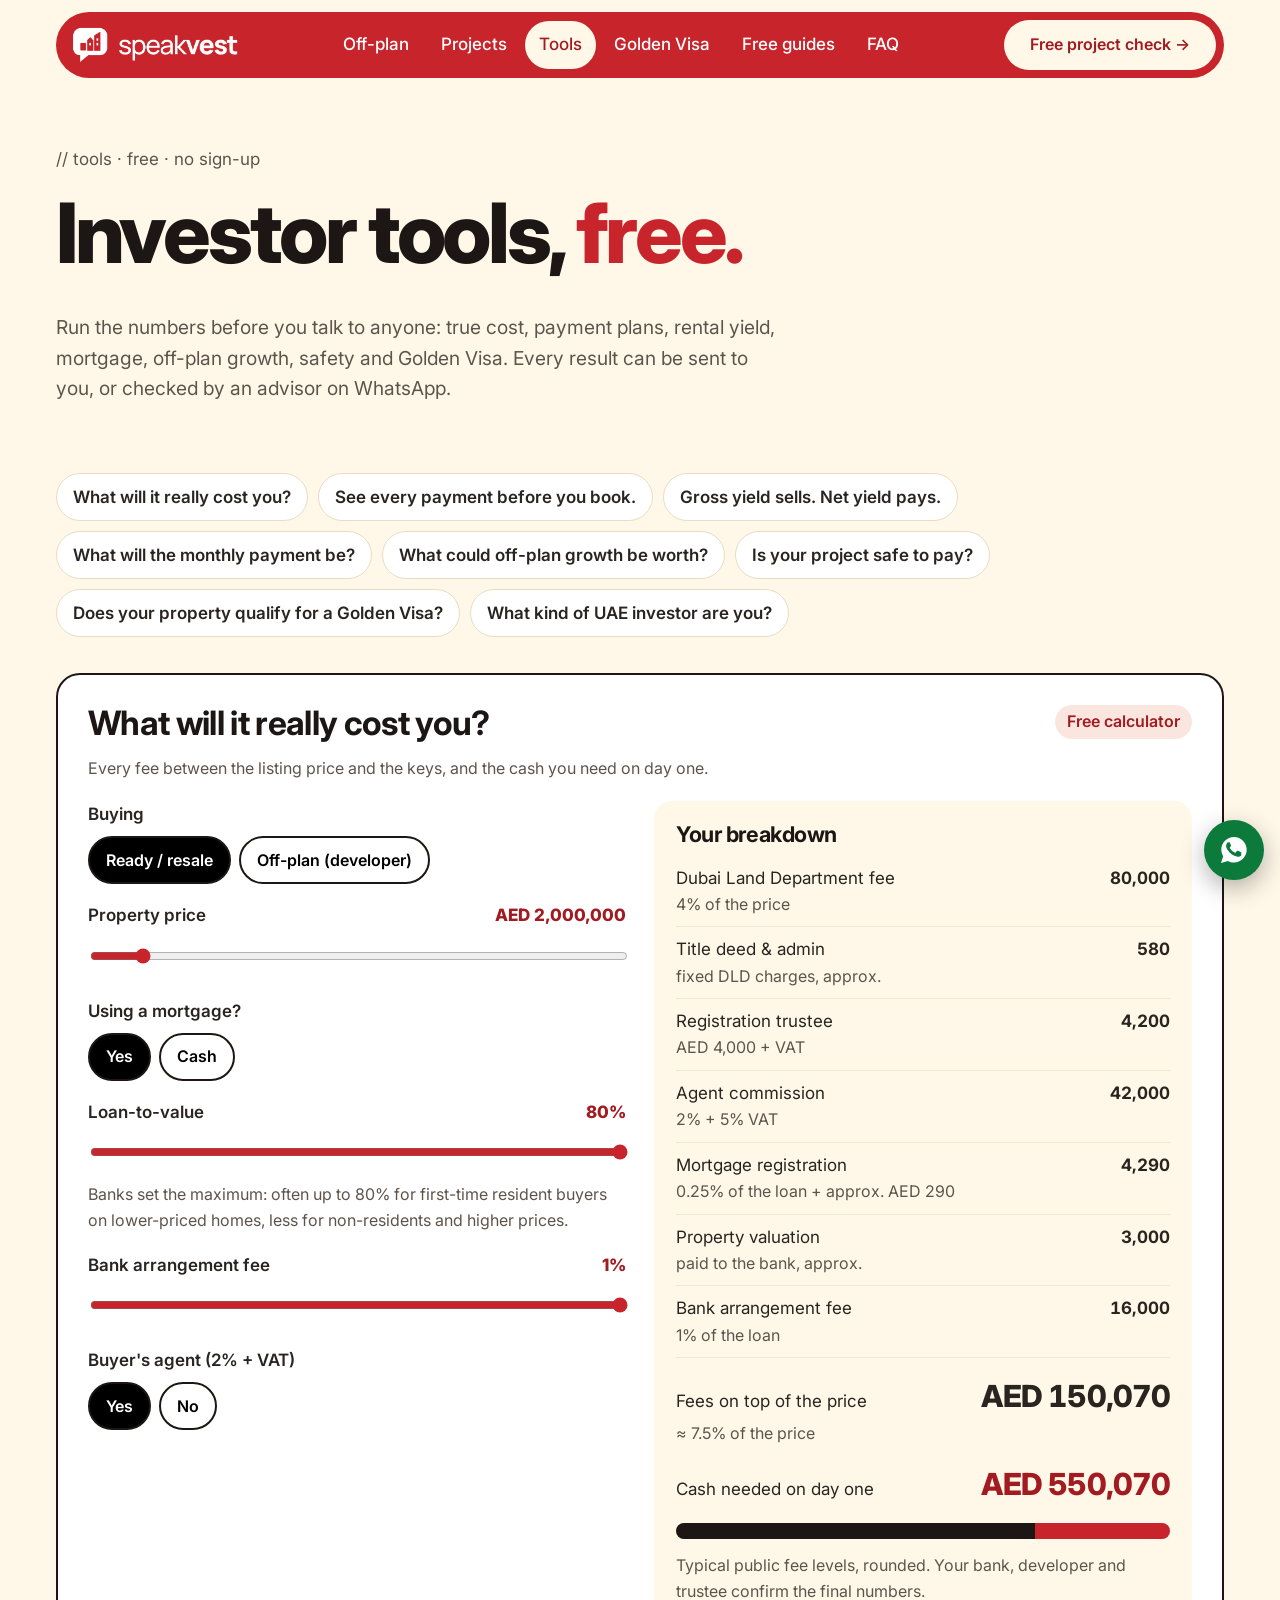
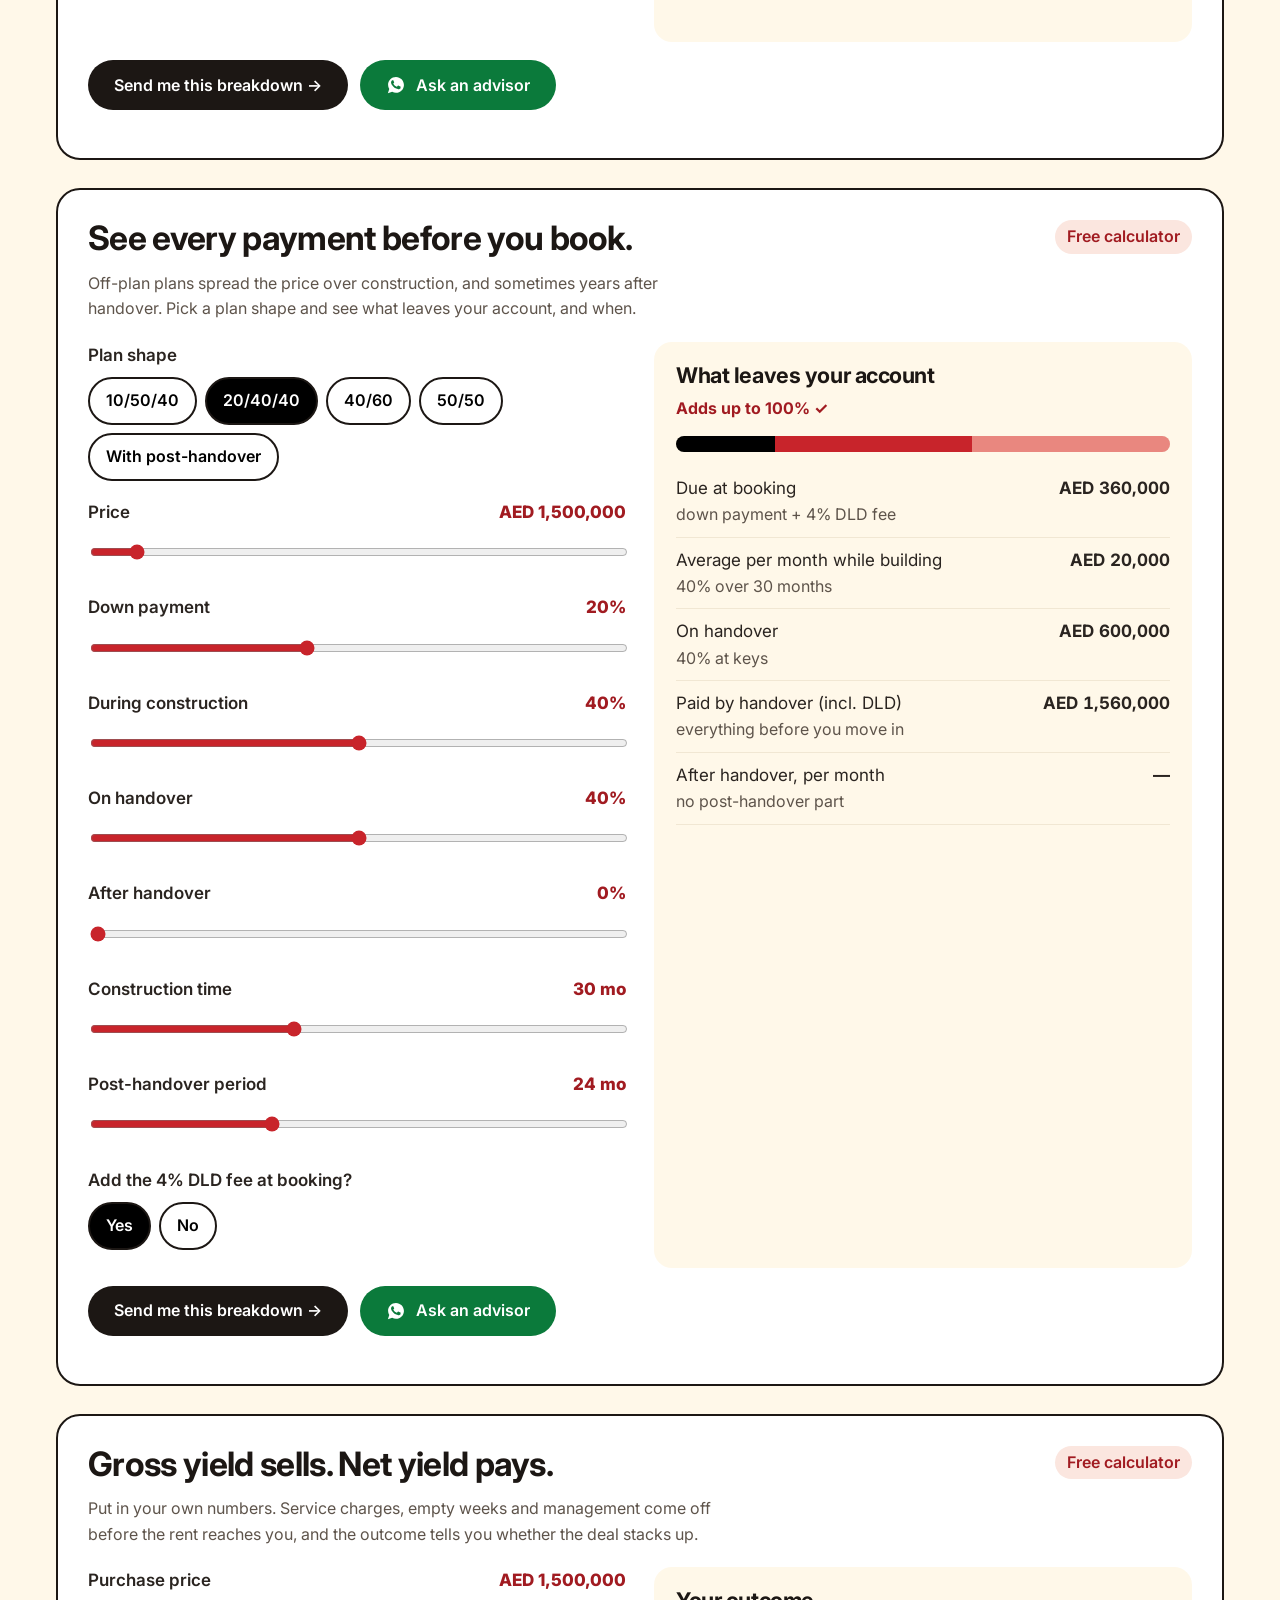
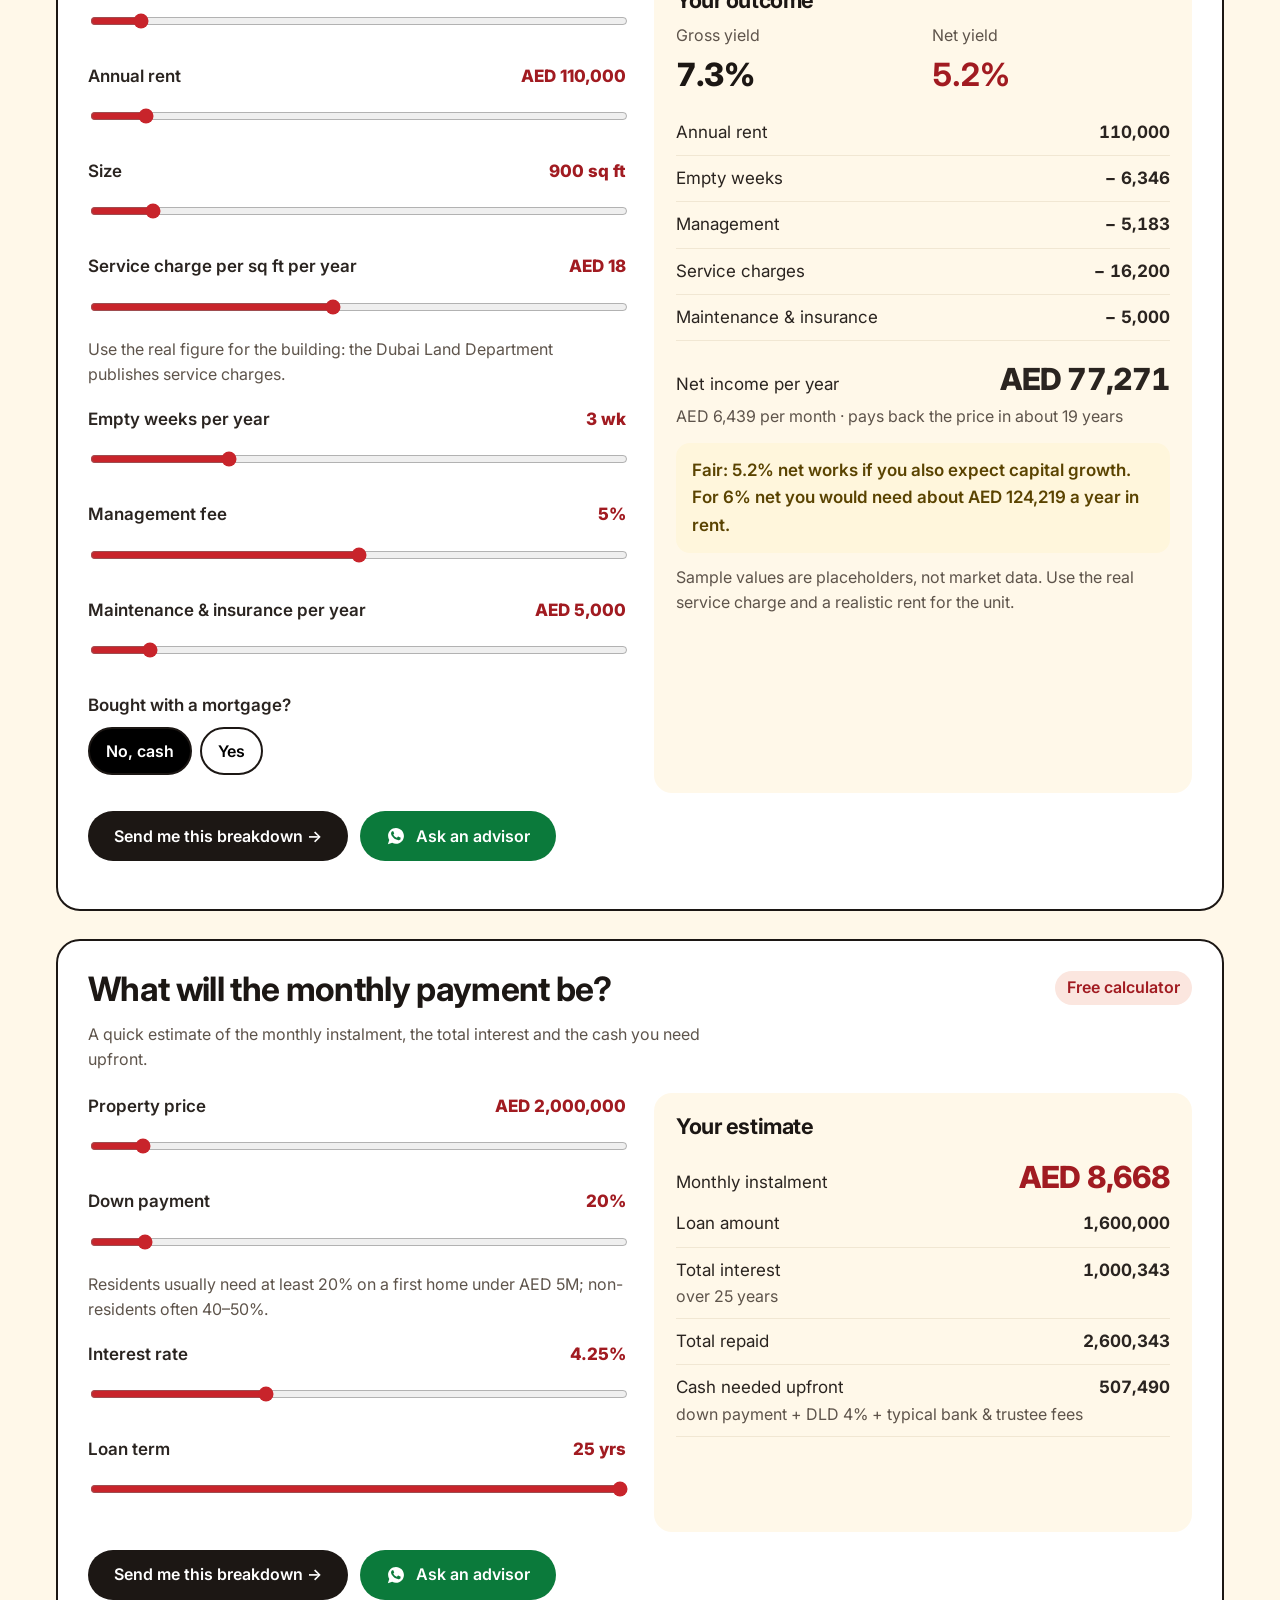
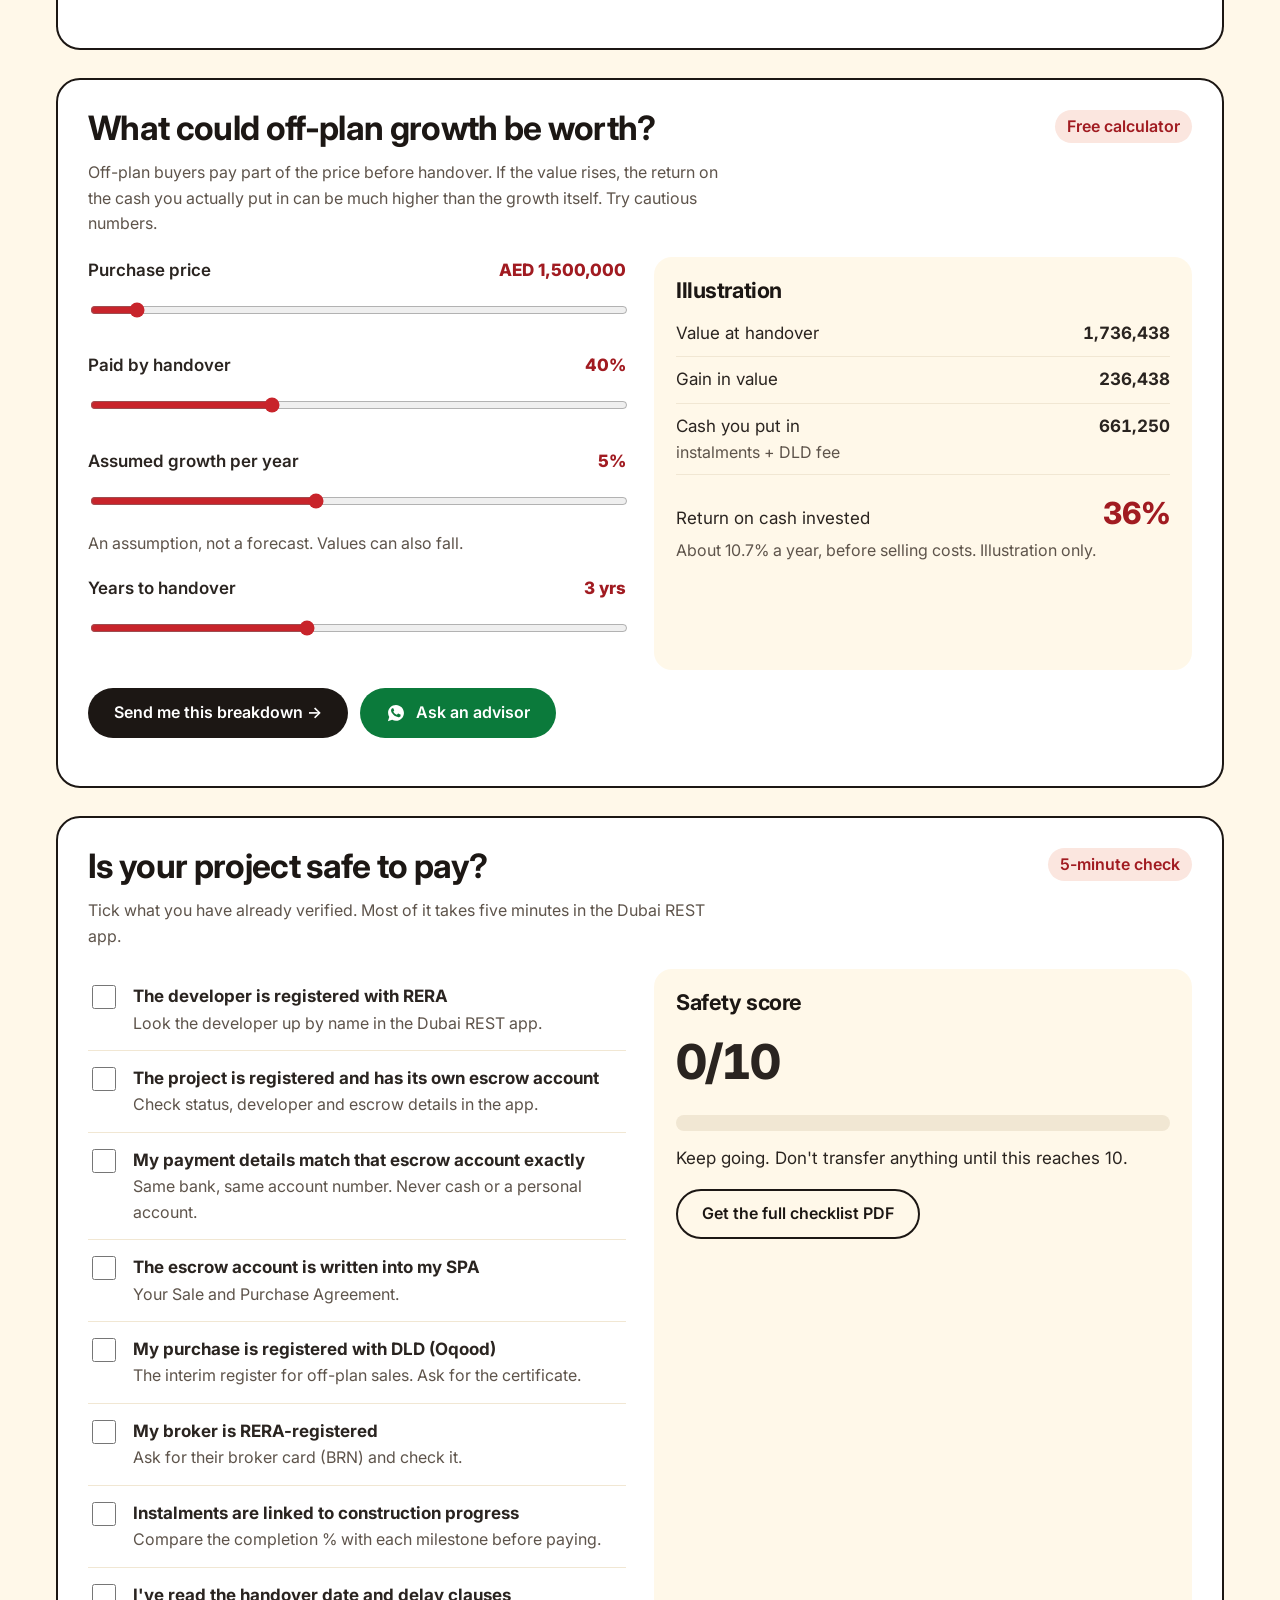
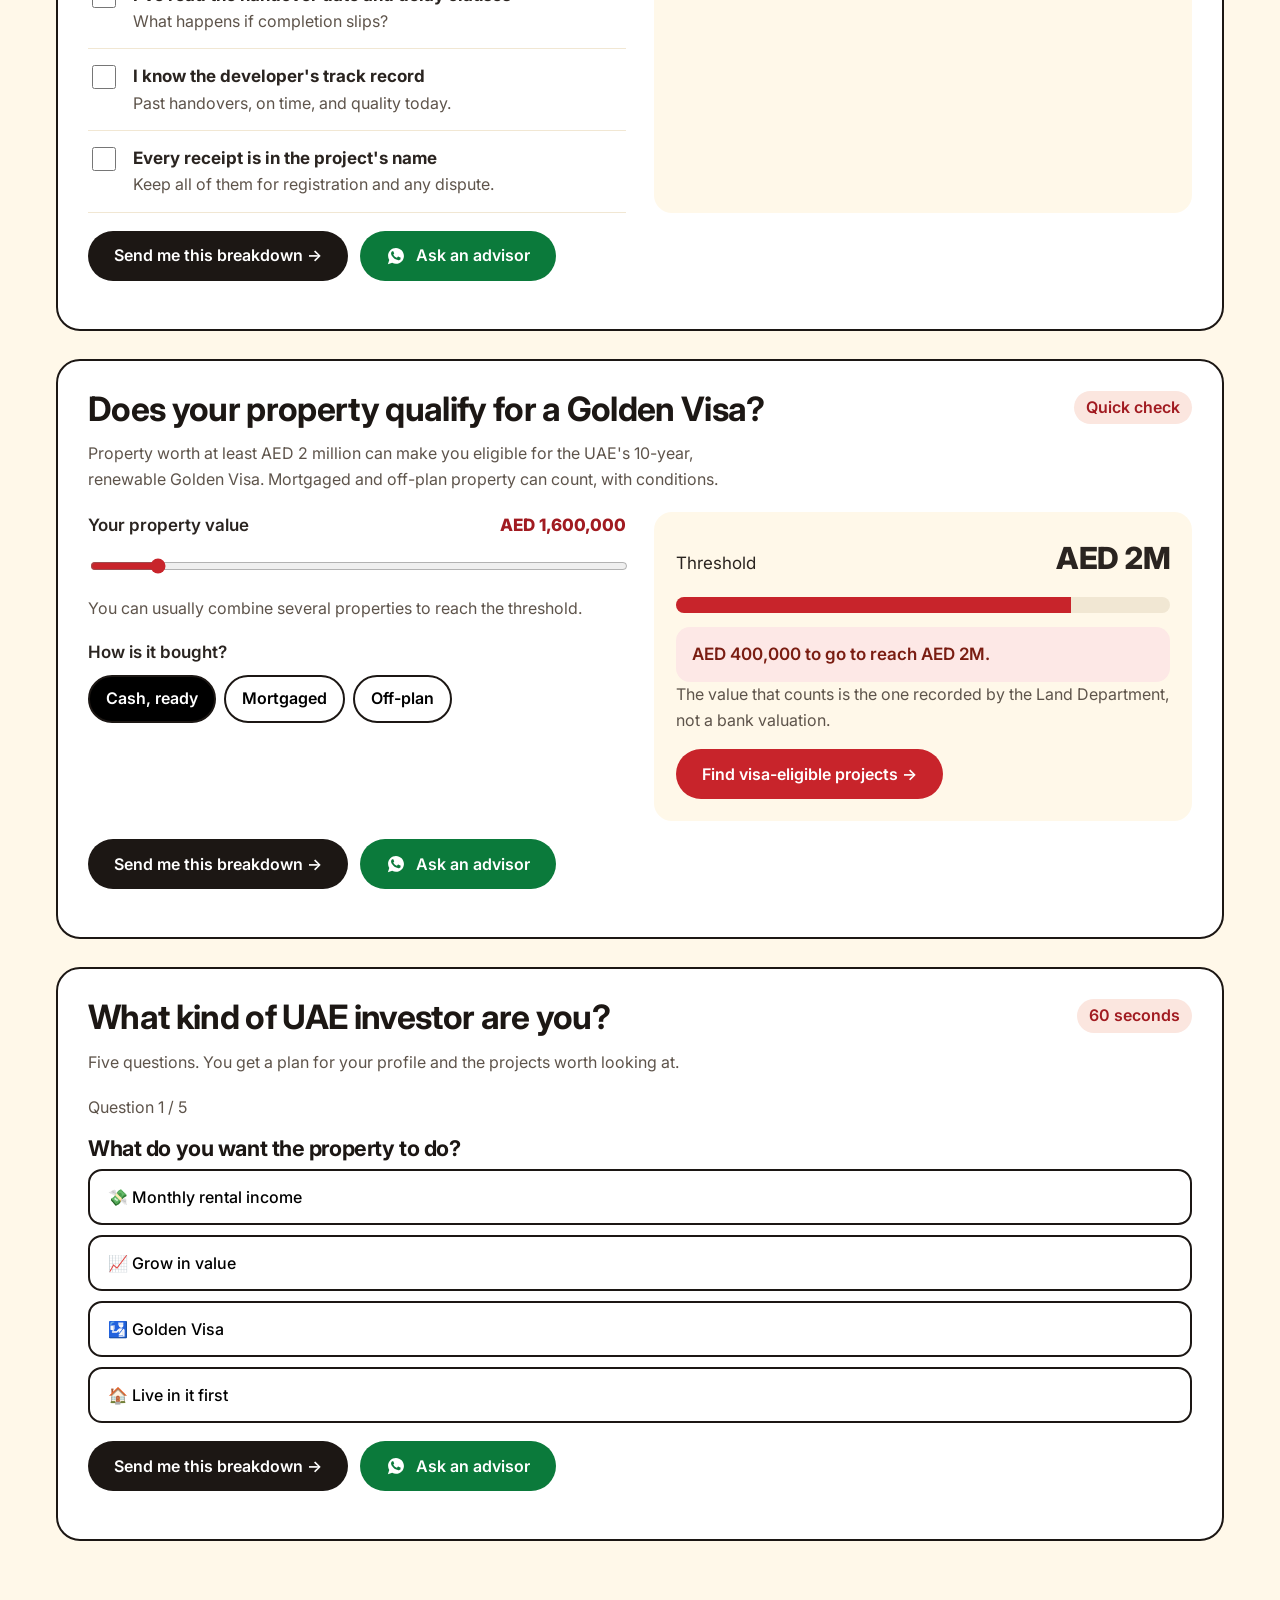
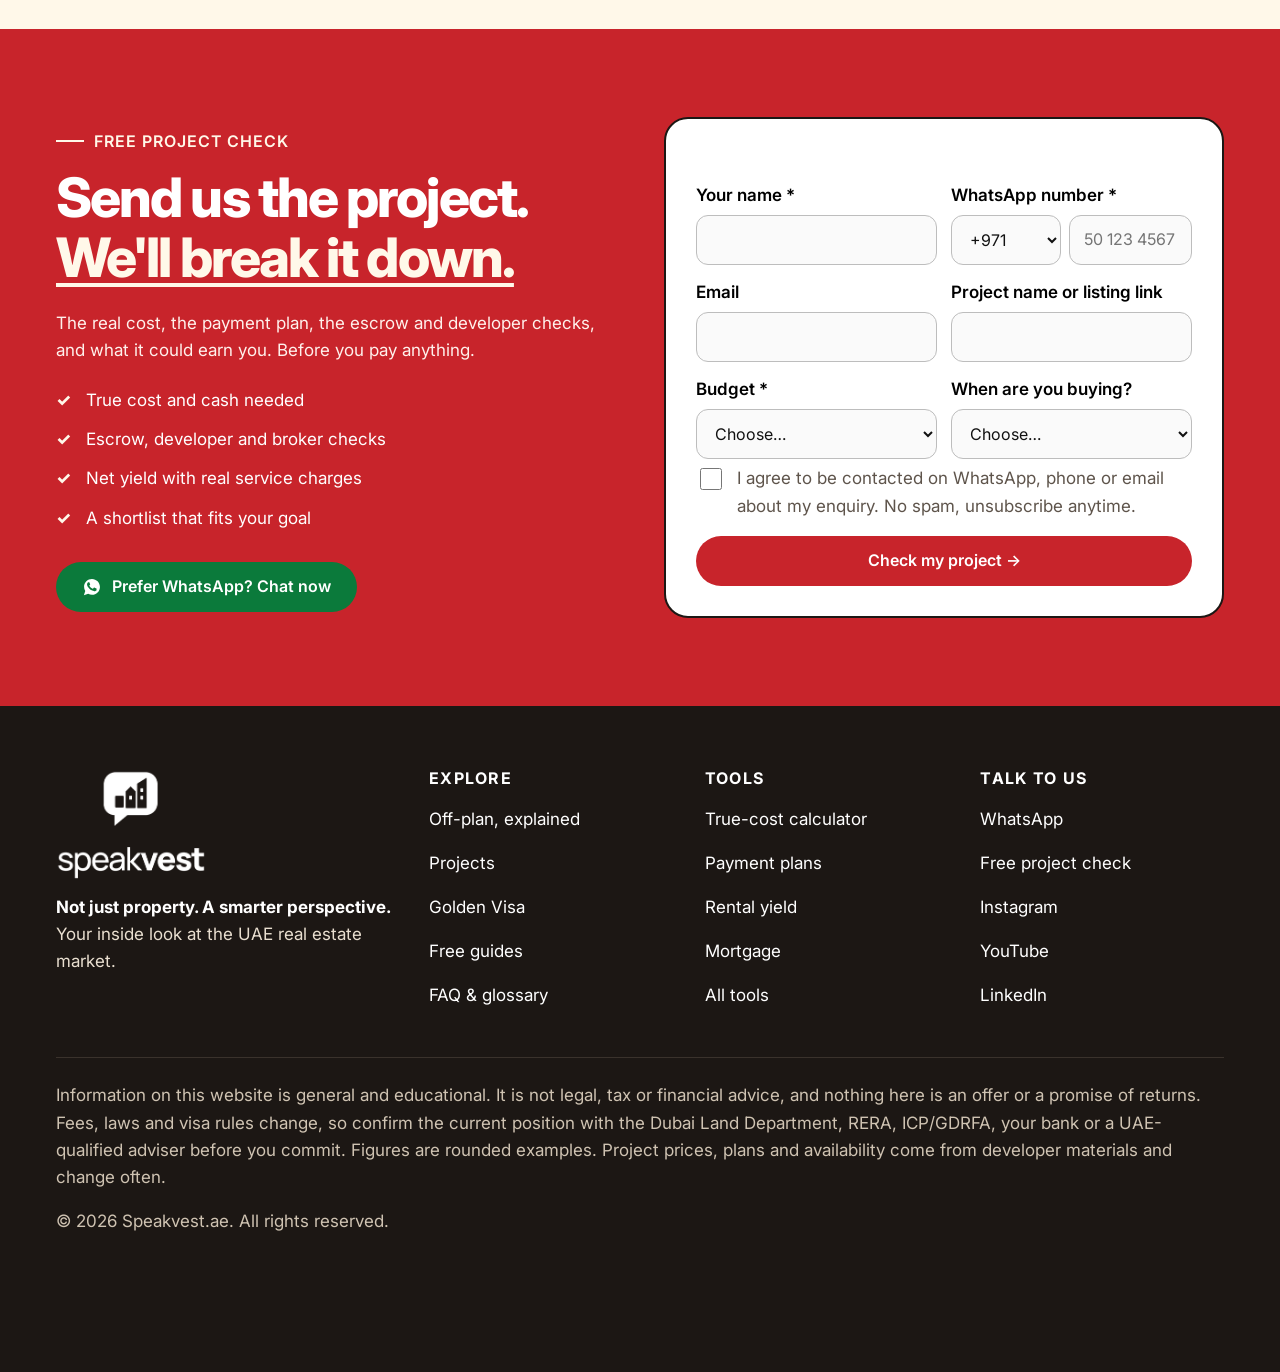
<file: tools.html>
<!doctype html>
<html lang="en">
<head>
<meta charset="utf-8">
<meta name="viewport" content="width=device-width, initial-scale=1">
<title>Free UAE Property Investor Tools | Speakvest.ae</title>
<meta name="description" content="Free calculators for UAE property investors: true cost, off-plan payment plans, rental yield, mortgage, off-plan growth, safety check and Golden Visa eligibility.">
<meta name="theme-color" content="#000000">
<link rel="icon" type="image/png" href="assets/img/favicon.png">
<link rel="apple-touch-icon" href="assets/img/apple-touch-icon.png">
<meta property="og:type" content="website">
<meta property="og:site_name" content="Speakvest.ae">
<meta property="og:title" content="Free UAE Property Investor Tools | Speakvest.ae">
<meta property="og:description" content="Free calculators for UAE property investors: true cost, off-plan payment plans, rental yield, mortgage, off-plan growth, safety check and Golden Visa eligibility.">
<meta property="og:image" content="assets/img/og-image.jpg">
<meta name="twitter:card" content="summary_large_image">
<link rel="preconnect" href="https://fonts.googleapis.com">
<link rel="preconnect" href="https://fonts.gstatic.com" crossorigin>
<link href="https://fonts.googleapis.com/css2?family=Inter:wght@400;500;600;700;800&display=swap" rel="stylesheet">
<link rel="stylesheet" href="assets/css/site.css">
</head>
<body data-wa="general">
<header id="site-header" class="site-header"></header>
<main>

<section class="page-hero"><div class="wrap">
 <div class="crumb">// tools · free · no sign-up</div>
 <h1>Investor tools, <span class="hl">free.</span></h1>
 <p>Run the numbers before you talk to anyone: true cost, payment plans, rental yield, mortgage, off-plan growth, safety and Golden Visa. Every result can be sent to you, or checked by an advisor on WhatsApp.</p>
</div></section>
<section style="padding-top:10px"><div class="wrap">
 <nav class="tool-index" id="tool-index" aria-label="Tools"></nav>
 <div id="tools"></div>
</div></section>
<section class="band" id="project-check"><div class="wrap"><div class="grid g2" style="align-items:center;gap:48px">
 <div><div class="kicker">Free project check</div><h2>Send us the project. <span class="hl">We'll break it down.</span></h2>
 <p>The real cost, the payment plan, the escrow and developer checks, and what it could earn you. Before you pay anything.</p>
 <ul class="check-list"><li>True cost and cash needed</li><li>Escrow, developer and broker checks</li><li>Net yield with real service charges</li><li>A shortlist that fits your goal</li></ul>
 <a class="btn btn-wa" data-wa-link="general" href="#"><svg viewBox="0 0 32 32" fill="currentColor" aria-hidden="true"><path d="M16 3C9 3 3.3 8.6 3.3 15.6c0 2.4.7 4.7 1.9 6.7L3 29l6.9-2.1c1.9 1 4 1.6 6.1 1.6 7 0 12.7-5.7 12.7-12.7S23 3 16 3zm7.4 17.9c-.3.9-1.8 1.7-2.5 1.8-.7.1-1.5.2-4.6-1-3.9-1.6-6.4-5.5-6.6-5.8-.2-.3-1.6-2.1-1.6-4s1-2.8 1.3-3.2c.3-.4.7-.5 1-.5h.7c.2 0 .5 0 .8.6.3.7 1 2.4 1.1 2.6.1.2.1.4 0 .6-.1.2-.2.4-.4.6l-.6.7c-.2.2-.4.4-.2.8.2.4 1 1.6 2.1 2.6 1.4 1.3 2.6 1.7 3 1.9.4.2.6.2.8-.1.2-.3 1-1.1 1.2-1.5.3-.4.5-.3.9-.2.4.1 2.3 1.1 2.7 1.3.4.2.7.3.8.5.1.1.1.9-.2 1.8z"/></svg> Prefer WhatsApp? Chat now</a></div>
 <div data-lead-form="project-check" data-title="Check my project" data-button="Check my project"></div>
</div></div></section>
</main>
<footer id="site-footer" class="site-footer"></footer>
<script src="assets/js/site.js"></script>
<script src="assets/js/content.js"></script>
<script src="assets/js/tools.js"></script>
<script>
SV.ready.then(function(){ SV.getJSON('data/tools.json').then(function(list){
  list=list.filter(function(t){return t.show!==false && SV.TOOLS[t.id]});
  document.getElementById('tool-index').innerHTML=list.map(function(t){return '<a href="#'+t.id+'">'+SV.esc(t.menu||SV.TOOLS[t.id].title)+'</a>'}).join('');
  var box=document.getElementById('tools');
  list.forEach(function(t){ var d=document.createElement('div'); d.id=t.id; box.appendChild(d); SV.renderTool(d,t.id,t); });
  if(location.hash){ var el=document.querySelector(location.hash); if(el) setTimeout(function(){el.scrollIntoView()},50); }
});});
</script>
</body>
</html>
</file>
<file: assets/css/site.css>
/* =========================================================
   Speakvest.ae — main stylesheet
   Brand colours live in :root. Change them here once and the
   whole site follows.
   ========================================================= */
:root{
  /* Speakvest brand — Skyline Bubble */
  --brand:#C8242B;      /* Speakvest red */
  --brand-dk:#A11B21;   /* hover / red text on light */
  --brand-lt:#FBE6DF;   /* soft red tint for highlight bands */
  --brand-on-dark:#FF7A70; /* red that stays readable on dark backgrounds */
  --cream:#FFF8E9;      /* Speakvest cream */
  --black:#1C1714;      /* warm near-black for headings & dark bands */
  --ink:#2A2420;        /* body text */
  --white:#FFFFFF;
  --grey:#F1E7D3;       /* warm light grey for rows */
  --paper:#FFF8E9;      /* page background = brand cream */
  --muted:#5E544B;
  --line:#E8DCC4;
  --radius:16px;
  --wrap:1200px;
}
:root{color-scheme:light}
*,*::before,*::after{box-sizing:border-box}
html{scroll-behavior:smooth;-webkit-text-size-adjust:100%}
body{margin:0;font-family:'Inter',system-ui,-apple-system,'Segoe UI',Roboto,Arial,sans-serif;font-size:17px;line-height:1.6;color:var(--ink);background:var(--paper);overflow-x:hidden}
img{max-width:100%;height:auto;display:block}
a{color:var(--brand-dk)}
h1,h2,h3,h4{line-height:1.1;margin:0 0 .4em;letter-spacing:-.02em;color:var(--black)}
h1{font-size:clamp(2.6rem,7vw,5.2rem);font-weight:800;letter-spacing:-.04em}
h2{font-size:clamp(2rem,4.6vw,3.4rem);font-weight:800;letter-spacing:-.035em}
h3{font-size:1.35rem;font-weight:700}
p{margin:0 0 1em}
.wrap{max-width:var(--wrap);margin:0 auto;padding:0 16px}
.hl{color:var(--brand)}
.num{font-variant-numeric:tabular-nums}
.sr{position:absolute;width:1px;height:1px;overflow:hidden;clip:rect(0 0 0 0)}

/* ---------- labels & buttons ---------- */
.kicker{display:inline-flex;align-items:center;gap:10px;font-size:1rem;font-weight:600;letter-spacing:.06em;text-transform:uppercase;color:var(--brand-dk);margin-bottom:14px}
.kicker::before{content:"";width:28px;height:2px;background:currentColor}
.dark .kicker{color:var(--brand-on-dark)}
.pill{display:inline-flex;align-items:center;gap:8px;border:1px solid var(--line);background:#fff;border-radius:999px;padding:6px 14px 6px 6px;font-size:1rem}
.pill b{background:var(--brand);color:#fff;border-radius:999px;padding:2px 10px;font-size:1rem;letter-spacing:.04em}
.btn{display:inline-flex;align-items:center;justify-content:center;gap:10px;min-height:50px;padding:13px 24px;border-radius:999px;border:2px solid transparent;font-weight:600;font-size:1rem;line-height:1.2;font-family:inherit;text-decoration:none;cursor:pointer;transition:background .2s,color .2s,border-color .2s,transform .2s}
.btn:hover{transform:translateY(-1px)}
.btn-brand{background:var(--brand);color:#fff}.btn-brand:hover{background:var(--brand-dk)}
.btn-black{background:var(--black);color:#fff}.btn-black:hover{background:#222}
.btn-line{border-color:var(--black);color:var(--black);background:transparent}.btn-line:hover{background:var(--black);color:#fff}
.dark .btn-line{border-color:#fff;color:#fff}.dark .btn-line:hover{background:#fff;color:#000}
.btn-wa{background:#0b7a3b;color:#fff}.btn-wa:hover{background:#08622f}
.btn svg{width:20px;height:20px;flex:none}
.btns{display:flex;flex-wrap:wrap;gap:12px}

/* ---------- header ---------- */
.site-header{position:sticky;top:0;z-index:50;padding:12px 0;background:rgba(255,248,233,.94);backdrop-filter:blur(8px);min-height:80px}
.nav-bar{display:flex;align-items:center;justify-content:space-between;gap:16px;background:var(--brand);border-radius:999px;padding:8px 8px 8px 16px}
.brand{display:flex;align-items:center;gap:10px;text-decoration:none;color:#fff;font-weight:800;font-size:1.2rem;letter-spacing:-.02em;min-height:48px}
.brand img{height:36px;width:auto}
.brand span b{color:var(--brand);font-weight:800}
.nav-links{display:flex;gap:4px;list-style:none;margin:0;padding:0}
.nav-links a{display:flex;align-items:center;min-height:48px;padding:0 14px;border-radius:999px;color:#fff;text-decoration:none;font-weight:500}
.nav-links a:hover{background:var(--brand-dk)}
.nav-links a[aria-current="page"]{background:var(--cream);color:var(--brand-dk)}
.nav-cta{white-space:nowrap;background:var(--cream)!important;color:var(--brand-dk)!important}.nav-cta:hover{background:#fff!important}
.menu-btn{display:none;background:none;border:0;color:#fff;width:48px;height:48px;border-radius:50%;cursor:pointer}
.menu-btn svg{width:26px;height:26px}
@media(max-width:1020px){
  .nav-links{display:none;position:absolute;left:16px;right:16px;top:84px;flex-direction:column;background:var(--brand);border-radius:20px;padding:10px;box-shadow:0 12px 30px rgba(0,0,0,.2)}
  .nav-links.open{display:flex}
  .nav-links a{padding:0 16px}
  .menu-btn{display:grid;place-items:center}
  .nav-cta{display:none}
}

/* ---------- sections ---------- */
section{padding:88px 0}
.section-head{max-width:780px;margin-bottom:40px}
.section-head p{font-size:1.15rem;color:var(--muted)}
.dark{background:var(--black);color:#F3EADB}
.dark h1,.dark h2,.dark h3{color:#fff}
.dark .section-head p,.dark p{color:#E2D7C6}
.tint{background:var(--brand-lt)}
.white{background:#fff}
@media(max-width:700px){section{padding:64px 0}}

/* ---------- hero ---------- */
.hero{padding:56px 0 72px;min-height:620px}
.hero-grid{display:grid;grid-template-columns:1.15fr .85fr;gap:48px;align-items:center}
.hero h1 .hl{display:block}
.hero .lead{font-size:1.2rem;color:var(--muted);max-width:560px;margin:22px 0 28px}
.trust{display:flex;flex-wrap:wrap;gap:10px 22px;margin-top:26px;font-weight:500}
.trust span::before{content:"✓";color:var(--brand);font-weight:800;margin-right:8px}
.price-card{background:#fff;border:2px solid var(--black);border-radius:24px;padding:26px;box-shadow:10px 10px 0 var(--brand)}
.price-card .row{display:flex;justify-content:space-between;gap:12px;padding:9px 0;border-bottom:1px dashed var(--line)}
.price-card .total{display:flex;justify-content:space-between;font-weight:800;font-size:1.35rem;padding-top:14px}
.price-card .small{color:var(--muted)}
@media(max-width:900px){.hero-grid{grid-template-columns:1fr}.hero{min-height:0}}

/* ticker */
.ticker{background:var(--brand);color:var(--cream);overflow:hidden;white-space:nowrap;padding:14px 0;font-weight:600}
.ticker-track{display:inline-flex;gap:48px;animation:tick 40s linear infinite;padding-left:48px}
.ticker-track span::after{content:"•";margin-left:48px;opacity:.6}
@keyframes tick{to{transform:translateX(-50%)}}
@media(prefers-reduced-motion:reduce){.ticker-track{animation:none}}

/* ---------- cards & grids ---------- */
.grid{display:grid;gap:18px}
.g2{grid-template-columns:repeat(2,1fr)}.g3{grid-template-columns:repeat(3,1fr)}.g4{grid-template-columns:repeat(4,1fr)}
@media(max-width:960px){.g3,.g4{grid-template-columns:repeat(2,1fr)}}
@media(max-width:640px){.g2,.g3,.g4{grid-template-columns:1fr}}
.card{background:#fff;border:1px solid var(--line);border-radius:var(--radius);padding:26px}
.dark .card{background:#26201C;border-color:#3A322C}
.card .step{font-weight:800;color:var(--brand);font-size:1rem;letter-spacing:.06em}
.card .ref{display:inline-block;margin-top:8px;font-size:1rem;color:var(--muted)}
.dark .card .ref{color:#B9AC9B}
.stat b{display:block;font-size:2rem;font-weight:800;letter-spacing:-.03em;color:var(--black)}
.dark .stat b{color:#fff}

/* ---------- tools ---------- */
.tool{background:#fff;border:2px solid var(--black);border-radius:24px;padding:30px;scroll-margin-top:110px}
.tool + .tool{margin-top:28px}
.tool-head{display:flex;flex-wrap:wrap;justify-content:space-between;gap:12px;align-items:flex-start;margin-bottom:20px}
.tool-tag{background:var(--brand-lt);color:var(--brand-dk);border-radius:999px;padding:4px 12px;font-weight:600;font-size:1rem}
.tool-grid{display:grid;grid-template-columns:1fr 1fr;gap:28px}
@media(max-width:860px){.tool-grid{grid-template-columns:1fr}}
.field{margin-bottom:18px}
.field label,.field .lbl{display:flex;justify-content:space-between;gap:12px;font-weight:600;margin-bottom:8px}
.field output{font-weight:800;color:var(--brand-dk)}
.field .hint{color:var(--muted);font-size:1rem;margin-top:6px}
input[type=range]{width:100%;accent-color:var(--brand);height:32px}
.seg{display:flex;flex-wrap:wrap;gap:8px}
.seg button{min-height:48px;padding:10px 16px;border-radius:999px;border:2px solid var(--black);background:#fff;font-weight:600;font-size:1rem;line-height:1.2;font-family:inherit;cursor:pointer}
.seg button.on{background:var(--black);color:#fff}
.result{background:var(--paper);border-radius:18px;padding:22px}
.result .row{display:flex;justify-content:space-between;gap:12px;padding:9px 0;border-bottom:1px solid var(--grey)}
.result .row span:first-child small{display:block;color:var(--muted);font-size:1rem}
.result .big{display:flex;justify-content:space-between;align-items:baseline;gap:12px;margin-top:14px}
.result .big b{font-size:1.9rem;font-weight:800;letter-spacing:-.03em}
.verdict{margin-top:14px;padding:14px 16px;border-radius:14px;font-weight:600}
.verdict.good{background:var(--brand-lt);color:#064d25}
.verdict.ok{background:#fff6dc;color:#5a4300}
.verdict.low{background:#fde8e6;color:#7a1d12}
.bar{display:flex;height:16px;border-radius:999px;overflow:hidden;background:var(--grey);margin:14px 0}
.bar i{display:block;height:100%}
.note{color:var(--muted);font-size:1rem}
.checklist label{display:flex;gap:14px;align-items:flex-start;padding:14px 0;border-bottom:1px solid var(--grey);cursor:pointer}
.checklist input{width:24px;height:24px;accent-color:var(--brand);flex:none;margin-top:2px}
.checklist small{display:block;color:var(--muted);font-size:1rem}
.score{font-size:3rem;font-weight:800;letter-spacing:-.04em}
.quiz-opt{display:block;width:100%;text-align:left;min-height:56px;padding:14px 18px;margin-bottom:10px;border:2px solid var(--black);border-radius:14px;background:#fff;font-weight:500;font-size:1rem;line-height:1.2;font-family:inherit;cursor:pointer}
.quiz-opt:hover{background:var(--brand-lt)}
.tool-index{display:flex;flex-wrap:wrap;gap:10px;margin-bottom:36px}
.tool-index a{min-height:48px;display:inline-flex;align-items:center;padding:0 16px;border-radius:999px;border:1px solid var(--line);background:#fff;color:var(--ink);text-decoration:none;font-weight:600}
.tool-index a:hover{border-color:var(--brand);color:var(--brand-dk)}

/* ---------- projects ---------- */
.filters{display:flex;flex-wrap:wrap;gap:12px;margin-bottom:26px}
.filters select,.filters input{min-height:50px;padding:0 14px;border-radius:12px;border:1px solid var(--line);background:#fff;font-weight:400;font-size:1rem;line-height:1.2;font-family:inherit;color:var(--ink)}
.filters input{flex:1 1 220px}
.p-card{background:#fff;border:1px solid var(--line);border-radius:20px;overflow:hidden;display:flex;flex-direction:column}
.p-card .ph{position:relative;aspect-ratio:16/10;background:#ddd;overflow:hidden}
.p-card .ph img{width:100%;height:100%;object-fit:cover;transition:transform .5s}
.p-card:hover .ph img{transform:scale(1.04)}
.p-card .badge{position:absolute;left:12px;top:12px;background:var(--black);color:#fff;border-radius:999px;padding:4px 12px;font-weight:600;font-size:1rem}
.p-card .badge.gv{left:auto;right:12px;background:var(--brand)}
.p-body{padding:20px;display:flex;flex-direction:column;gap:6px;flex:1}
.p-dev{color:var(--muted);font-size:1rem}
.p-name{font-size:1.25rem;font-weight:800;letter-spacing:-.02em;margin:0;color:#000}
.p-meta{display:flex;flex-wrap:wrap;gap:6px 14px;color:var(--muted);font-size:1rem}
.p-price{font-size:1.4rem;font-weight:800;color:var(--black);margin-top:6px}
.p-price small{display:block;font-size:1rem;font-weight:500;color:var(--muted)}
.p-actions{display:flex;gap:10px;margin-top:auto;padding-top:14px}
.p-actions .btn{flex:1;padding:12px 14px}
.empty{padding:40px;text-align:center;color:var(--muted)}
.facts{display:grid;grid-template-columns:repeat(4,1fr);gap:1px;background:var(--line);border:1px solid var(--line);border-radius:18px;overflow:hidden}
.facts div{background:#fff;padding:18px}
.facts span{display:block;color:var(--muted);font-size:1rem}
.facts b{font-size:1.15rem}
@media(max-width:760px){.facts{grid-template-columns:1fr 1fr}}
.gallery{display:grid;grid-template-columns:2fr 1fr;gap:12px}
.gallery img{width:100%;height:100%;object-fit:cover;border-radius:16px;aspect-ratio:16/10}
.gallery .side{display:grid;gap:12px}
@media(max-width:760px){.gallery{grid-template-columns:1fr}}
.chips{display:flex;flex-wrap:wrap;gap:8px}
.chips span{background:#fff;border:1px solid var(--line);border-radius:999px;padding:6px 14px}

/* ---------- forms ---------- */
.form-card{background:#fff;color:var(--ink);border-radius:24px;padding:30px;border:2px solid var(--black)}
.form-card h3{color:#000}
.form-grid{display:grid;grid-template-columns:1fr 1fr;gap:14px}
.form-grid .full{grid-column:1/-1}
@media(max-width:640px){.form-grid{grid-template-columns:1fr}}
.f label{display:block;font-weight:600;margin-bottom:6px;color:#000}
.f input,.f select,.f textarea{width:100%;min-height:50px;padding:12px 14px;border:1px solid #bdbdbd;border-radius:12px;background:#fafafa;font-weight:400;font-size:1rem;line-height:1.2;font-family:inherit;color:var(--ink)}
.f textarea{min-height:110px;resize:vertical}
.f input:focus,.f select:focus,.f textarea:focus{outline:3px solid rgba(200,36,43,.25);border-color:var(--brand);background:#fff}
.phone{display:grid;grid-template-columns:110px 1fr;gap:8px}
.consent{display:flex;gap:12px;align-items:flex-start;color:var(--muted);margin:6px 0 16px;cursor:pointer}
.consent input{width:22px;height:22px;flex:none;margin-top:3px;accent-color:var(--brand)}
.f.err input,.f.err select{border-color:#b3261e}
.form-error{color:#b3261e;font-weight:600;margin:8px 0 0}
.thanks{text-align:center;padding:12px 0}
.thanks .tick{width:64px;height:64px;border-radius:50%;background:var(--brand);color:#fff;display:grid;place-items:center;font-size:2rem;margin:0 auto 14px}
.check-list{list-style:none;padding:0;margin:0 0 24px}
.check-list li{padding:6px 0 6px 30px;position:relative}
.check-list li::before{content:"✓";position:absolute;left:0;color:var(--brand-on-dark);font-weight:800}

/* ---------- accordion (FAQ, glossary) ---------- */
details.acc{border-bottom:1px solid var(--line)}
details.acc summary{list-style:none;cursor:pointer;min-height:64px;display:flex;align-items:center;justify-content:space-between;gap:16px;font-weight:700;font-size:1.15rem;color:#000}
details.acc summary::-webkit-details-marker{display:none}
details.acc summary::after{content:"+";font-size:1.6rem;color:var(--brand);transition:transform .2s;flex:none}
details.acc[open] summary::after{transform:rotate(45deg)}
details.acc .ans{padding:0 0 22px;color:var(--muted);max-width:860px}
.gloss{display:grid;grid-template-columns:repeat(3,1fr);gap:14px}
.gloss .card h3{display:flex;justify-content:space-between;gap:8px;font-size:1.15rem}
.gloss .card h3 small{font-weight:600;color:var(--brand-dk);font-size:1rem}
@media(max-width:900px){.gloss{grid-template-columns:1fr 1fr}}@media(max-width:600px){.gloss{grid-template-columns:1fr}}

/* ---------- guides ---------- */
.guide-card{display:grid;grid-template-columns:200px 1fr;gap:24px;background:#fff;border:1px solid var(--line);border-radius:22px;padding:22px;align-items:center}
.guide-cover{aspect-ratio:3/4;border-radius:14px;background:var(--brand);color:#fff;padding:18px;display:flex;flex-direction:column;justify-content:space-between}
.guide-cover small{color:var(--cream);font-weight:600;font-size:1rem}
.guide-cover b{font-size:1.3rem;line-height:1.15;font-weight:800}
.guide-cover .tagw{align-self:flex-start;background:var(--cream);color:var(--brand-dk);border-radius:6px;padding:2px 8px;font-weight:700}
@media(max-width:640px){.guide-card{grid-template-columns:1fr}.guide-cover{max-width:220px}}

/* ---------- golden visa ---------- */
.visa-card{background:linear-gradient(135deg,#1C1714,#2E2621);border:1px solid #3A322C;border-radius:22px;padding:28px;color:#fff;box-shadow:10px 10px 0 var(--brand)}
.visa-card .chip{width:52px;height:38px;border-radius:8px;background:linear-gradient(135deg,#d8d8d8,#8f8f8f);margin:18px 0}
.visa-card b{font-size:2rem;color:var(--brand-on-dark)}
.timeline{counter-reset:s;list-style:none;padding:0;margin:0}
.timeline li{counter-increment:s;position:relative;padding:0 0 26px 60px}
.timeline li::before{content:counter(s);position:absolute;left:0;top:0;width:42px;height:42px;border-radius:50%;background:var(--brand);color:#fff;display:grid;place-items:center;font-weight:800}
.timeline li h3{margin-bottom:4px}

/* ---------- footer ---------- */
.site-footer{background:var(--black);color:#E9DFD0;padding:64px 0 120px}
.foot-grid{display:grid;grid-template-columns:1.4fr 1fr 1fr 1fr;gap:32px}
.site-footer a{color:#fff;text-decoration:none;display:inline-flex;min-height:44px;align-items:center}
.site-footer a:hover{color:var(--brand-on-dark)}
.site-footer h4{color:#fff;font-size:1rem;letter-spacing:.08em;text-transform:uppercase;margin-bottom:10px}
.site-footer ul{list-style:none;padding:0;margin:0}
.foot-brand img{width:150px;height:auto;margin-bottom:14px}
.foot-legal{border-top:1px solid #3A322C;margin-top:40px;padding-top:24px;color:#CFC3B2}
@media(max-width:860px){.foot-grid{grid-template-columns:1fr 1fr}}
@media(max-width:520px){.foot-grid{grid-template-columns:1fr}}

/* floating WhatsApp + mobile bar */
.wa-float{position:fixed;right:16px;bottom:20px;z-index:60;width:60px;height:60px;border-radius:50%;background:#0b7a3b;display:grid;place-items:center;box-shadow:0 8px 24px rgba(0,0,0,.3)}
.wa-float svg{width:32px;height:32px;fill:#fff}
.mbar{display:none}
@media(max-width:760px){
  .mbar{display:grid;grid-template-columns:1fr 1fr;position:fixed;left:0;right:0;bottom:0;z-index:55}
  .mbar a{min-height:56px;display:flex;align-items:center;justify-content:center;font-weight:700;text-decoration:none;color:#fff}
  .wa-float{bottom:72px}
}

/* page hero (inner pages) */
.page-hero{padding:56px 0 40px}
.page-hero p{font-size:1.2rem;color:var(--muted);max-width:720px}
.crumb{color:var(--muted);margin-bottom:14px}
.crumb a{color:var(--muted)}
.statrow{display:grid;grid-template-columns:repeat(4,1fr);gap:14px;margin-top:30px}
.statrow .card{padding:20px}
.statrow .card.dark{background:var(--brand);border-color:var(--brand)}
@media(max-width:760px){.statrow{grid-template-columns:1fr 1fr}}
.prose h2{font-size:clamp(1.7rem,3.4vw,2.4rem);margin-top:1.4em}
.prose ul{padding-left:22px}.prose li{margin-bottom:6px}
.callout{border-left:4px solid var(--brand);background:#fff;padding:18px 20px;border-radius:0 14px 14px 0;margin:20px 0}
@media(max-width:420px){.price-card .total{font-size:1.1rem}}

/* readable unselected buttons in every theme + green emphasis */
.seg button{color:#000;background:#fff}
.seg button.on{color:#fff;background:#000}
.quiz-opt{color:#000}
.filters select,.filters input,.f input,.f select,.f textarea{color:#111}
b.hl,strong.hl{color:var(--brand-dk);font-weight:700}
.dark .hl{color:var(--brand-on-dark)}
.dark b.hl{color:var(--brand-on-dark)}

/* ---------- Speakvest revamp: red bands ---------- */
.band{background:var(--brand);color:#fff}
.band h1,.band h2,.band h3{color:#fff}
.band p,.band .section-head p{color:#FFF1EC}
.band .hl{color:var(--cream);text-decoration:underline;text-decoration-thickness:4px;text-underline-offset:6px}
.band .kicker{color:var(--cream)}
.band .btn-line{border-color:#fff;color:#fff}.band .btn-line:hover{background:#fff;color:var(--brand-dk)}
.band .check-list li::before{color:var(--cream)}
.result .check-list li::before{color:var(--brand)}
.band .form-card{border-color:var(--black)}
.btn-black{background:var(--black)}
.tool{border-color:var(--black)}
.card .step{color:var(--brand)}
.dark .card .step{color:var(--brand-on-dark)}
</file>
